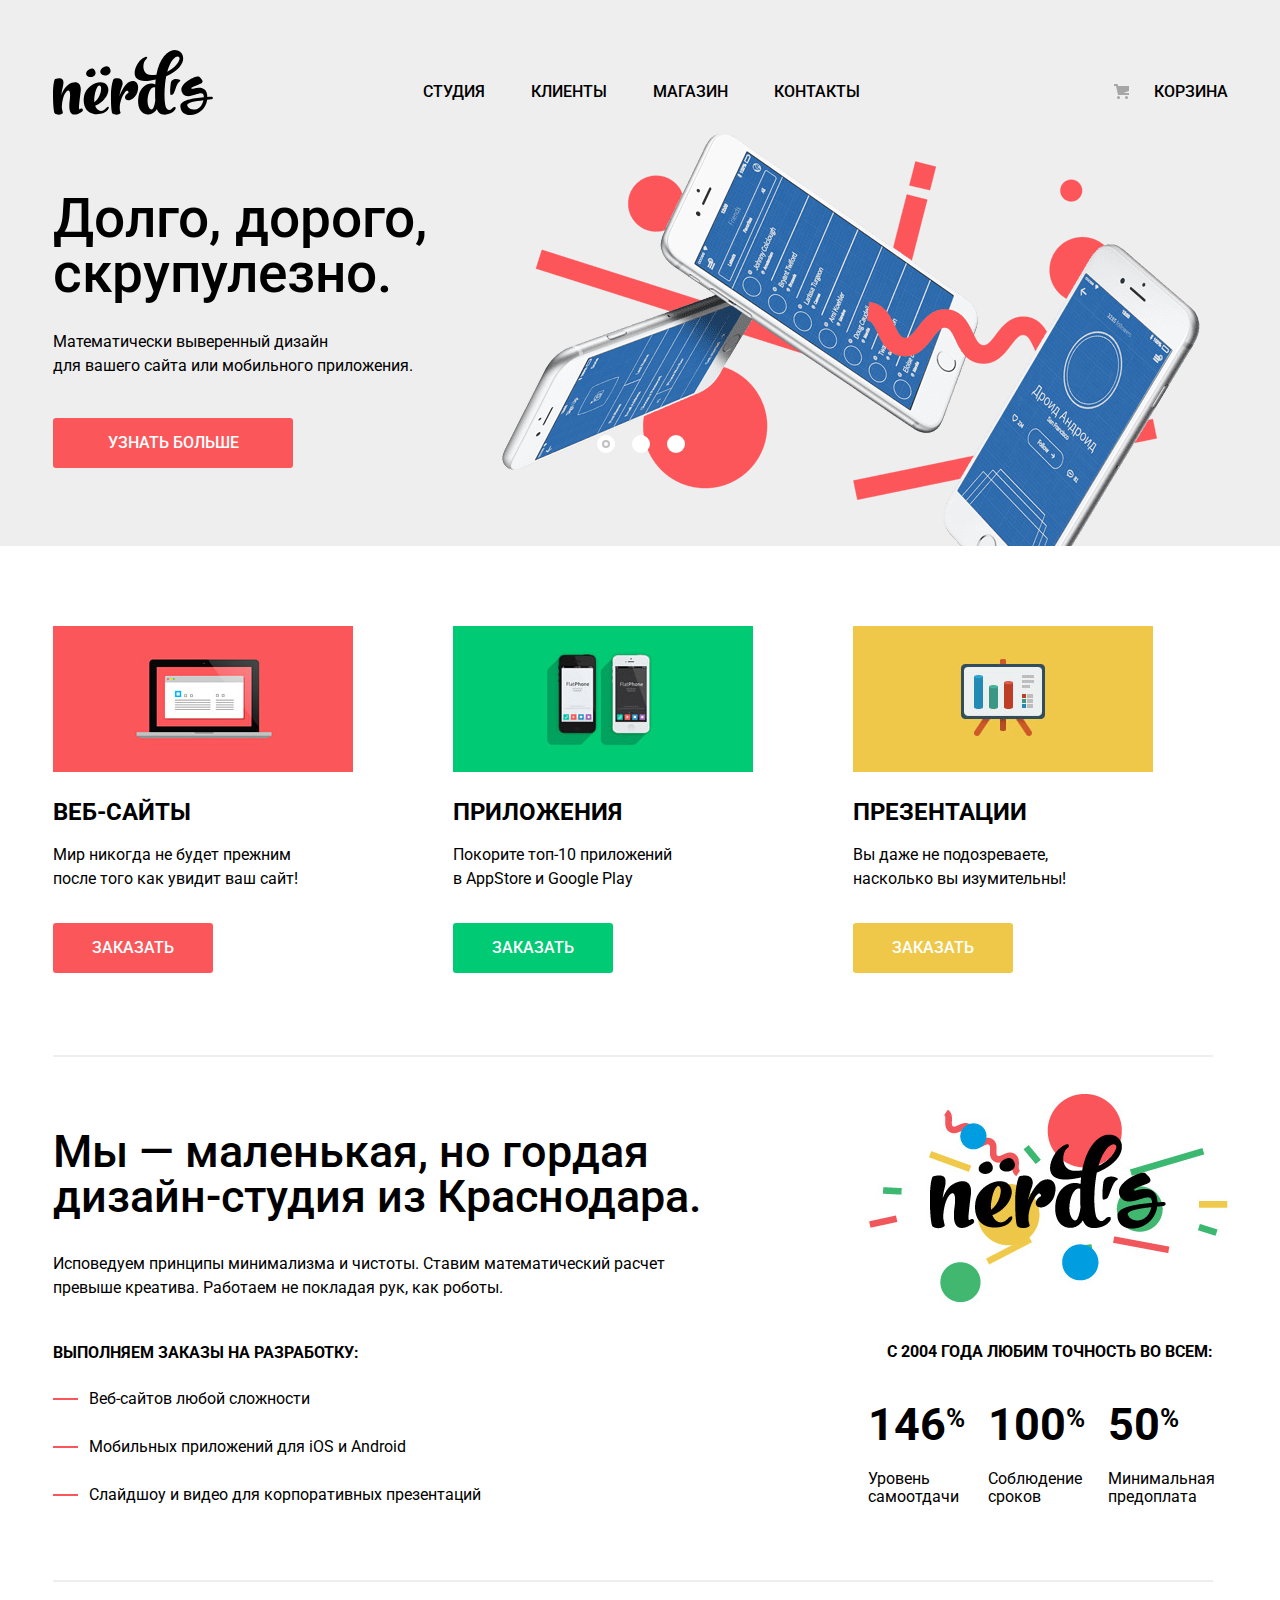
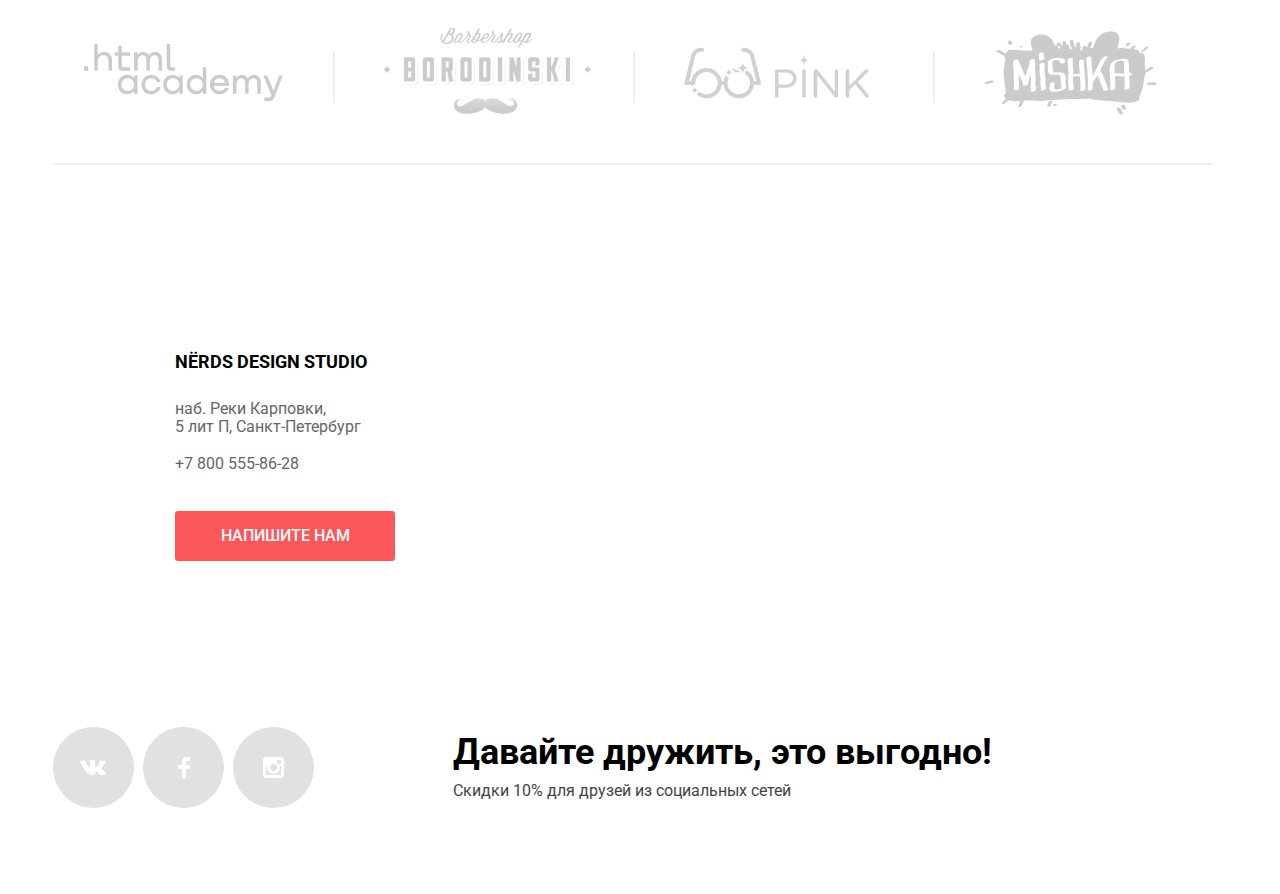
<file: index.html>
<!DOCTYPE html>
<html class="page" lang="ru">

  <head>
    <meta charset="utf-8" />
    <title>HTML Academy: Нёрдс</title>
    <link rel="icon" href="favicon.ico">
    <link rel="icon" href="favicon/icon.svg" type="img/svg+xml">
    <link rel="apple-touch-icon" href="favicon/180.png">
    <link rel="manifest" href="manifest.webmanifest">
    <link href="https://fonts.googleapis.com/css2?family=Roboto:wght@400;500;700&display=swap" rel="stylesheet">
    <link href="css/normalize.min.css" rel="stylesheet">
    <link href="css/style.min.css" rel="stylesheet" type="text/css">
  </head>

  <body class="page-body">
    <header class="main-header center">
      <nav class="main-navigation">
        <a class="main-header-logo" href="index.html">
          <img
            class="image logo-img"
            src="img/logos/nerds_logo.svg"
            width="160"
            height="65"
            alt="Логотип дизайнерской компании «Нёрдс»"
          />
        </a>
        <ul class="site-navigation">
          <li class="site-navigation-item">
            <a class="text-link" href="blank.html">Студия</a>
          </li>
          <li class="site-navigation-item">
            <a class="text-link" href="blank.html">Клиенты</a>
          </li>
          <li class="site-navigation-item">
            <a class="text-link" href="catalog.html">Магазин</a>
          </li>
          <li class="site-navigation-item">
            <a class="text-link" href="blank.html">Контакты</a>
          </li>
        </ul>
        <div>
          <a class="cart text-link" href="blank.html">
            Корзина
          </a>
        </div>
      </nav>
    </header>

    <main class="container">
      <h1 class="container-title hide">Дизайнерская компания «Нёрдс»</h1>
      <!-- h1 не отображать на странице -->
      <!-- Раздел со слайдами об особенностях компании -->
      <section class="features center">
        <h2 class="container-title hide">Особенности компании</h2>
        <!-- h2 не отображать на странице -->
        <div class="slider-wrapper">
          <ul class="slider-list">

            <li class="slider-item slide-hide slide-current">
              <div class="slider">

                <p class="slider-title">Долго, дорого, скрупулезно.</p>
                <p class="slider-content">
                  Математически выверенный дизайн
                  <br />
                  для вашего сайта или мобильного приложения.
                </p>
                <div class="slider-button-wrapper">
                  <a class="button slider-button text-link" href="blank.html">Узнать больше</a>
                </div>
                <img
                  class="image slider-img"
                  src="img/slide_1.png"
                  width="760"
                  height="431"
                  alt="Слайд с тремя смартфонами"
                />
              </div>
            </li>

            <li class="slider-item slide-hide">
              <div class="slider">
                <div class="slider-text">
                  <p class="slider-title">Любим математику как никто другой</p>
                  <p class="slider-content">
                    Никакого креатива, только математические формулы
                    <br />
                    для расчета идеальных пропорций
                  </p>
                  <div class="slider-button-wrapper">
                    <a class="button slider-button text-link" href="blank.html">Узнать больше</a>
                  </div>
                  <img
                    class="image slider-img"
                    src="img/slide_2.png"
                    width="760"
                    height="431"
                    alt="Слайд с двумя мониторами"
                  />
                </div>
              </div>
            </li>

            <li class="slider-item slide-hide">
              <div class="slider">
                <div class="slider-text">
                  <p class="slider-title">Только ночь, <br> только хардкор</p>
                  <p class="slider-content">
                    Работать днем, как все? Мы против этого.
                    <br />
                    Ближе к полуночи работа только начинается
                  </p>
                  <div class="slider-button-wrapper">
                    <a class="button slider-button text-link" href="blank.html">Узнать больше</a>
                  </div>
                </div>
                <img
                  class="image slider-img"
                  src="img/slide_3.png"
                  width="760"
                  height="431"
                  alt="Слайд с планшетом и смартфоном"
                />
              </div>
            </li>

          </ul>
          <div class="slider-navigation">
            <ul class="slider-navigation-list">
              <li class="slider-navigation-item">
                <button class="slider-navigation-button first-slider-button slider-nav-button-current" type="button" aria-label="Первый слайд"></button>
              </li>
              <li class="slider-navigation-item">
                <button class="slider-navigation-button second-slider-button" type="button" aria-label="Второй слайд"></button>
              </li>
              <li class="slider-navigation-item">
                <button class="slider-navigation-button third-slider-button" type="button" aria-label="Третий слайд"></button>
              </li>
            </ul>
          </div>
        </div>
      </section>
      <!-- Раздел  со списком услуг компании-->
      <section class="services center">
        <h2 class="container-title hide">Услуги компании</h2>
        <!-- h2 не отображать на странице -->
        <ul class="services-list">
          <li class="service-item">
            <h3 class="service-title">Веб-сайты</h3>
            <!-- декоративное изображение -->
            <img
              class="image service-img"
              src="img/service_illustration_1.jpg"
              width="300"
              height="146"
              alt="ноутбук на красном фоне"
            />
            <p class="service-content">
              Мир никогда не будет прежним после того как увидит ваш сайт!
            </p>
            <div class="service-button">
              <button class="button order-button web-order-button" type="button">Заказать</button>
            </div>
          </li>
          <li class="service-item">
            <h3 class="service-title">Приложения</h3>
            <!-- декоративное изображение -->
            <img
              class="image service-img"
              src="img/service_illustration_2.jpg"
              width="300"
              height="146"
              alt="два смартфона на зеленом фоне"
            />
            <p class="service-content">
              Покорите топ-10 приложений <br> в AppStore и Google Play
            </p>
            <div>
              <button class="button order-button app-order-button" type="button">Заказать</button>
            </div>
          </li>
          <li class="service-item">
            <h3 class="service-title">Презентации</h3>
            <!-- декоративное изображение -->
            <img
              class="image service-img"
              src="img/service_illustration_3.jpg"
              width="300"
              height="146"
              alt="проекторная доска с презентацией на желтом фоне"
            />
            <p class="service-content">
              Вы даже не подозреваете, насколько вы изумительны!
            </p>
            <div>
              <button class="button order-button present-order-button" type="button">Заказать</button>
            </div>
          </li>
        </ul>
      </section>
      <!-- Раздел "О компании" -->
      <section class="about-company center">
        <h2 class="container-title hide">О компании</h2>
        <!-- h2 не отображать на странице -->
        <div class="about-company-info">
          <p class="about-company-title">Мы — маленькая, но гордая дизайн-студия из Краснодара.</p>
          <p class="about-company-content">
            Исповедуем принципы минимализма и чистоты. Ставим математический
            расчет превыше креатива. Работаем не покладая рук, как роботы.
          </p>
          <h3 class="about-company-offer">Выполняем заказы на разработку:</h3>
          <ul class="offer-items-list">
            <li class="offer-item">Веб-сайтов любой сложности</li>
            <li class="offer-item">Мобильных приложений для iOS и Android</li>
            <li class="offer-item">Слайдшоу и видео для корпоративных презентаций</li>
          </ul>
        </div>
        <div class="about-company-indicators">
          <img
            class="image logo-img-color"
            src="img/logos/nerds_logo_color.png"
            width="360"
            height="208"
            alt="Цветной Логотип компании «Нёрдс»"
          />
          <p class="about-company-stat">C 2004 года любим точность во всем:</p>
          <ul class="indicators-list">
            <li class="indicator-item">
              <p class="indicator-percent">146<sup class="percent">%</sup></p>
              <p class="indicator-description">Уровень самоотдачи</p>
            </li>
            <li class="indicator-item">
              <p class="indicator-percent">100<sup class="percent">%</sup></p>
              <p class="indicator-description">Соблюдение сроков</p>
            </li>
            <li class="indicator-item">
              <p class="indicator-percent">50<sup class="percent">%</sup></p>
              <p class="indicator-description">Минимальная предоплата</p>
            </li>
          </ul>
        </div>
      </section>
      <!-- Раздел "Клиенты" -->
      <section class="clients center">
        <h2 class="container-title hide">Наши клиенты</h2>
        <!-- h2 не отображать на странице -->
        <ul class="clients-list">
          <!-- Размер для всех логотипов взят из логотипа borodinski  -->
          <li class="client-item">
            <a class="client-link" href="https://htmlacademy.ru/intensive/htmlcss">
              <img
                class="image client-logo"
                src="img/logos/logo_htmlacademy.png"
                width="199"
                height="57"
                alt="Логотип компании html academy"
              />
            </a>
          </li>
          <li class="client-item">
            <a href="#">
              <img
                class="image client-logo"
                src="img/logos/logo_borodinski.png"
                width="209"
                height="90"
                alt="Логотип барбершопа borodinski"
              />
            </a>
          </li>
          <li class="client-item">
            <a href="#">
              <img
                class="image client-logo"
                src="img/logos/logo_pink.png"
                width="185"
                height="52"
                alt="Логотип компании pink"
              />
            </a>
          </li>
          <li class="client-item">
            <a href="#">
              <img
                class="image client-logo"
                src="img/logos/logo_mishka.png"
                width="173"
                height="84"
                alt="Логотип компании mishka"
              />
            </a>
          </li>
        </ul>
      </section>
      <!-- Раздел "Контакты" -->
      <section class="contacts center-map">
        <h2 class="container-title hide">Контакты</h2>
        <!-- h2 не отображать на странице -->
        <iframe class="map" src="https://www.google.com/maps/embed?pb=!1m18!1m12!1m3!1d1996.8224465563237!2d30.31522021567858!3d59.96826866667058!2m3!1f0!2f0!3f0!3m2!1i1024!2i768!4f13.1!3m3!1m2!1s0x4696310fca5afc31%3A0x5f2ac55f567b2400!2sHTML%20Academy!5e0!3m2!1sru!2s!4v1624480364602!5m2!1sru!2s" width="1440" height="416" allowfullscreen="" loading="lazy" title="Офис компании по адресу набережная реки Карповки, 5, литера П, Санкт-Петербург"></iframe>
        <div class="contacts-content">
          <h3 class="contacts-title">NЁRDS DESIGN STUDIO</h3>
          <p class="contacts-text">наб. Реки Карповки, <br> 5 лит П, Санкт-Петербург</p>
          <p class="contacts-phone-wrapper">
            <a class="contacts-phone text-link" href="tel:+78005558628">+7 800 555-86-28</a>
          </p>
          <div class="contacts-button-wrapper">
            <a class="button contacts-button text" href="blank.html">Напишите нам</a>
          </div>
        </div>
      </section>
    </main>

    <footer class="main-footer center">
      <!-- Раздел "Ссылки на страницы в соцсетях"" -->
      <section class="social-links">
        <h2 class="container-title hide">Соцсети</h2>
        <!-- h2 не отображать на странице -->
        <ul class="social-links-list">
          <li class="social-links-item">
            <a class="social-links-button" href="https://vk.com">
              <span class="hide">Вконтаке</span>
              <svg width="27" height="15" viewBox="0 0 27 15" fill="none" xmlns="http://www.w3.org/2000/svg">
                <path d="M16.138 11.51C17.094 11.201 18.318 13.55 19.621 14.449C20.599 15.13 21.348 14.983 21.348 14.983L24.821 14.933C24.821 14.933 26.636 14.821 25.778 13.379C25.707 13.259 25.275 12.31 23.193 10.357C21.016 8.31404 21.311 8.64504 23.932 5.11304C25.529 2.96004 26.168 1.64504 25.968 1.08504C25.776 0.546037 24.603 0.686037 24.603 0.686037L20.69 0.713037C20.309 0.714037 19.986 0.832037 19.839 1.22804C19.836 1.23204 19.218 2.89404 18.394 4.30704C16.653 7.29604 15.958 7.45504 15.67 7.26804C15.009 6.83504 15.176 5.53104 15.176 4.60404C15.176 1.70704 15.608 0.499037 14.33 0.187037C13.903 0.0830374 13.591 0.0150374 12.502 0.00503741C11.11 -0.0159626 9.92797 0.00503743 9.25797 0.334037C8.81297 0.557037 8.47197 1.04604 8.67897 1.07404C8.93897 1.10904 9.52197 1.23404 9.83397 1.66004C10.235 2.21204 10.223 3.44904 10.223 3.44904C10.223 3.44904 10.452 6.86004 9.68297 7.28304C9.15497 7.57304 8.43297 6.98104 6.87997 4.26704C6.08697 2.87904 5.48797 1.34504 5.48797 1.34504C5.48797 1.34504 5.37197 1.06004 5.16197 0.904037C4.91197 0.719037 4.56197 0.660037 4.56197 0.660037L0.84797 0.684037C0.84797 0.684037 0.28997 0.700037 0.0849697 0.946037C-0.0970303 1.16404 0.0699697 1.61404 0.0699697 1.61404C0.0699697 1.61404 2.97897 8.49504 6.27297 11.961C9.29297 15.143 12.725 14.932 12.725 14.932H14.28C14.28 14.932 14.749 14.878 14.989 14.62C15.213 14.38 15.203 13.929 15.203 13.929C15.203 13.929 15.172 11.82 16.138 11.51Z" fill="white"/>
              </svg>                
            </a>
          </li>
          <li class="social-links-item">
            <a class="social-links-button" href="https://facebook.com">
              <span class="hide">Фейсбук</span>
              <svg width="12" height="22" viewBox="0 0 12 22" fill="none" xmlns="http://www.w3.org/2000/svg">
                <path d="M12 4V0H8C5.79086 0 4 1.79086 4 4V8H0V12H4V22H8V12H12V8H8V4H12Z" fill="white"/>
              </svg>                
            </a>
          </li>
          <li class="social-links-item">
            <a class="social-links-button" href="https://instagram.com">
              <span class="hide">Инстаграм</span>
              <svg width="21" height="21" viewBox="0 0 21 21" fill="none" xmlns="http://www.w3.org/2000/svg">
                <path fill-rule="evenodd" clip-rule="evenodd" d="M3 0H18C19.65 0 21 1.35 21 3V18C21 19.65 19.65 21 18 21H3C1.35 21 0 19.65 0 18V3C0 1.35 1.35 0 3 0ZM14 10.5C14 8.57 12.43 7 10.5 7C8.57 7 7 8.57 7 10.5C7 12.43 8.57 14 10.5 14C12.43 14 14 12.43 14 10.5ZM3 18V9H4.181C4.0626 9.49127 4.00186 9.99467 4 10.5C4 14.0899 6.91015 17 10.5 17C14.0899 17 17 14.0899 17 10.5C16.9986 9.99464 16.9379 9.49118 16.819 9H18V18H3ZM14 7H18V3H14V7Z" fill="white"/>
              </svg>                
            </a>
          </li>
        </ul>
      </section>
      <section class="friendship-offer">
        <h3 class="friendship-title">Давайте дружить, это выгодно!</h3>
        <p class="friendship-text">Скидки 10% для друзей из социальных сетей</p>
      </section>
    </footer>
    
    <section class="modal modal-send-mail">
      <h3 class="modal-title">Напишите нам</h3>
      <form class="modal-form" action="https://echo.htmlacademy.ru" method="post">
        <div class="modal-item modal-item-name">
          <label for="id_name">Ваше имя:</label>
          <input
            class="sender-username"
            id="id_name"
            type="text"
            name="name"
            placeholder="Имя Фамилия"
          />
        </div>
        <div class="modal-item modal-item-email">
          <label for="id_email">Ваш email:</label>
          <input
            class="sender-email"
            id="id_email"
            type="email"
            name="email"
            placeholder="email@example.com"
          />
        </div>
        <div class="modal-item modal-item-text">
          <label for="textarea" class="letter-text">Текст письма:</label>
          <textarea id="textarea" class="sender-text" name="email_text" rows="8" cols="40" placeholder="В свободной форме"></textarea>
        </div>
        <button class="button send-mail-button" type="submit">Отправить</button>
      </form>
      <button class="close-modal-button" type="button" aria-label="Закрыть"></button>
    </section>
    <script src="js/scripts.min.js"></script>
  </body>
</html>
</file>
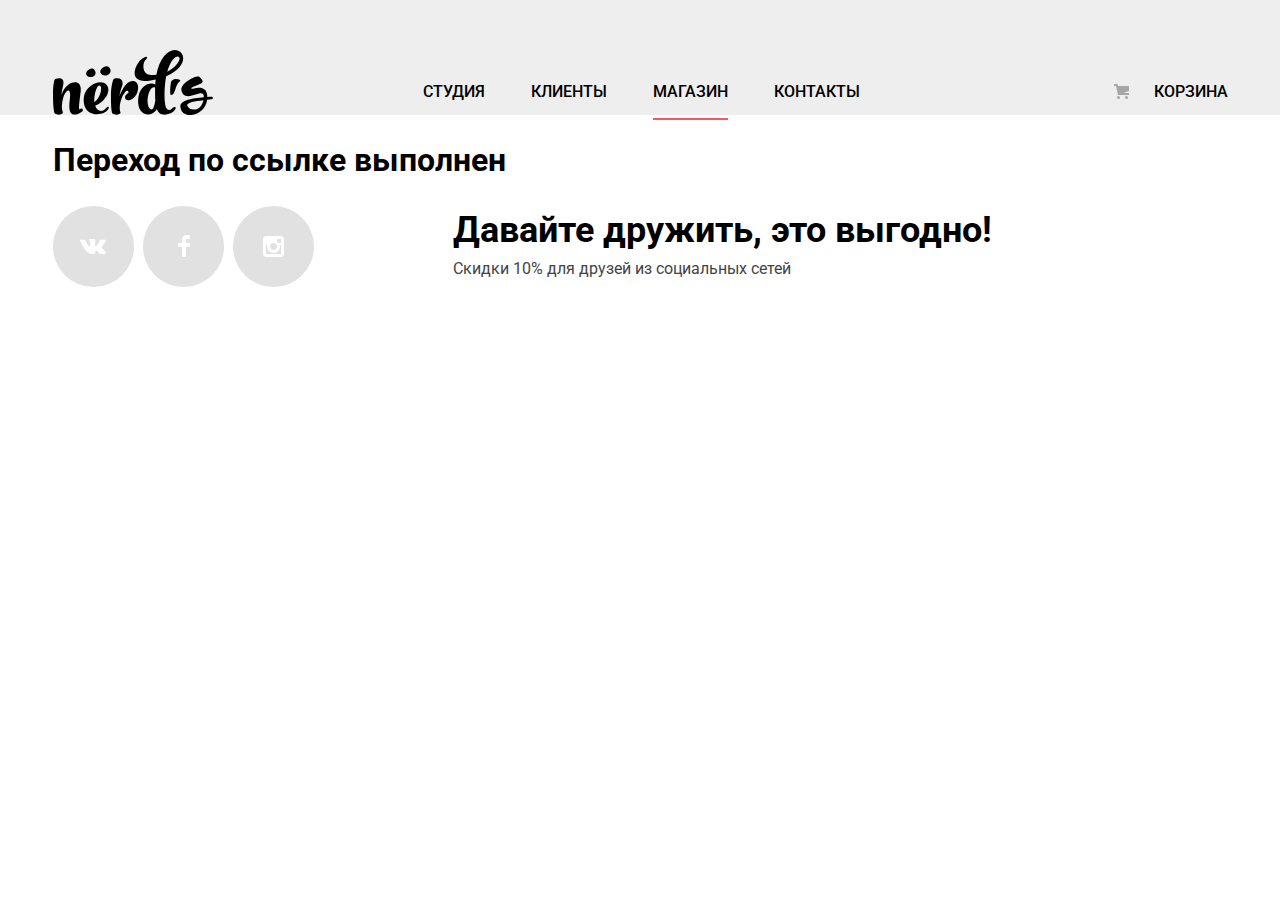
<file: blank.html>
<!DOCTYPE html>
<html lang="ru">

  <head>
    <meta charset="utf-8" />
    <title>HTML Academy: Нёрдс</title>
    <link rel="icon" href="favicon.ico">
    <link rel="icon" href="favicon/icon.svg" type="img/svg+xml">
    <link rel="apple-touch-icon" href="favicon/180.png">
    <link rel="manifest" href="manifest.webmanifest">
    <link href="https://fonts.googleapis.com/css2?family=Roboto:wght@400;500;700&display=swap" rel="stylesheet">
    <link href="css/normalize.css" rel="stylesheet">
    <link href="css/style.css" rel="stylesheet">
  </head>

  <body class="page-body page-blank">
    <header class="main-header center">
      <nav class="main-navigation">
        <a class="main-header-logo" href="index.html">
          <img
            class="image logo-img"
            src="img/logos/nerds_logo.svg"
            width="160"
            height="65"
            alt="Логотип дизайнерской компании «Нёрдс»"
          />
        </a>
        <ul class="site-navigation">
          <li class="site-navigation-item">
            <a class="text-link" href="blank.html">Студия</a>
          </li>
          <li class="site-navigation-item">
            <a class="text-link" href="blank.html">Клиенты</a>
          </li>
          <li class="site-navigation-item site-navigation-current">
            <a class="text-link" href="catalog.html">Магазин</a>
          </li>
          <li class="site-navigation-item">
            <a class="text-link" href="blank.html">Контакты</a>
          </li>
        </ul>
        <div>
          <a class="cart text-link" href="blank.html">
            Корзина
          </a>
        </div>
      </nav>
    </header>

    <h1 class="center">Переход по ссылке выполнен</h1>
    <footer class="main-footer center">
      <!-- Раздел "Ссылки на страницы в соцсетях"" -->
      <section class="social-links">
        <h2 class="container-title hide">Соцсети</h2>
        <!-- h2 не отображать на странице -->
        <ul class="social-links-list">
          <li class="social-links-item">
            <a class="social-links-button" href="https://vk.com">
              <span class="hide">Вконтаке</span>
              <svg width="27" height="15" viewBox="0 0 27 15" fill="none" xmlns="http://www.w3.org/2000/svg">
                <path d="M16.138 11.51C17.094 11.201 18.318 13.55 19.621 14.449C20.599 15.13 21.348 14.983 21.348 14.983L24.821 14.933C24.821 14.933 26.636 14.821 25.778 13.379C25.707 13.259 25.275 12.31 23.193 10.357C21.016 8.31404 21.311 8.64504 23.932 5.11304C25.529 2.96004 26.168 1.64504 25.968 1.08504C25.776 0.546037 24.603 0.686037 24.603 0.686037L20.69 0.713037C20.309 0.714037 19.986 0.832037 19.839 1.22804C19.836 1.23204 19.218 2.89404 18.394 4.30704C16.653 7.29604 15.958 7.45504 15.67 7.26804C15.009 6.83504 15.176 5.53104 15.176 4.60404C15.176 1.70704 15.608 0.499037 14.33 0.187037C13.903 0.0830374 13.591 0.0150374 12.502 0.00503741C11.11 -0.0159626 9.92797 0.00503743 9.25797 0.334037C8.81297 0.557037 8.47197 1.04604 8.67897 1.07404C8.93897 1.10904 9.52197 1.23404 9.83397 1.66004C10.235 2.21204 10.223 3.44904 10.223 3.44904C10.223 3.44904 10.452 6.86004 9.68297 7.28304C9.15497 7.57304 8.43297 6.98104 6.87997 4.26704C6.08697 2.87904 5.48797 1.34504 5.48797 1.34504C5.48797 1.34504 5.37197 1.06004 5.16197 0.904037C4.91197 0.719037 4.56197 0.660037 4.56197 0.660037L0.84797 0.684037C0.84797 0.684037 0.28997 0.700037 0.0849697 0.946037C-0.0970303 1.16404 0.0699697 1.61404 0.0699697 1.61404C0.0699697 1.61404 2.97897 8.49504 6.27297 11.961C9.29297 15.143 12.725 14.932 12.725 14.932H14.28C14.28 14.932 14.749 14.878 14.989 14.62C15.213 14.38 15.203 13.929 15.203 13.929C15.203 13.929 15.172 11.82 16.138 11.51Z" fill="white"/>
              </svg>                
            </a>
          </li>
          <li class="social-links-item">
            <a class="social-links-button" href="https://facebook.com">
              <span class="hide">Фейсбук</span>
              <svg width="12" height="22" viewBox="0 0 12 22" fill="none" xmlns="http://www.w3.org/2000/svg">
                <path d="M12 4V0H8C5.79086 0 4 1.79086 4 4V8H0V12H4V22H8V12H12V8H8V4H12Z" fill="white"/>
              </svg>                
            </a>
          </li>
          <li class="social-links-item">
            <a class="social-links-button" href="https://instagram.com">
              <span class="hide">Инстаграм</span>
              <svg width="21" height="21" viewBox="0 0 21 21" fill="none" xmlns="http://www.w3.org/2000/svg">
                <path fill-rule="evenodd" clip-rule="evenodd" d="M3 0H18C19.65 0 21 1.35 21 3V18C21 19.65 19.65 21 18 21H3C1.35 21 0 19.65 0 18V3C0 1.35 1.35 0 3 0ZM14 10.5C14 8.57 12.43 7 10.5 7C8.57 7 7 8.57 7 10.5C7 12.43 8.57 14 10.5 14C12.43 14 14 12.43 14 10.5ZM3 18V9H4.181C4.0626 9.49127 4.00186 9.99467 4 10.5C4 14.0899 6.91015 17 10.5 17C14.0899 17 17 14.0899 17 10.5C16.9986 9.99464 16.9379 9.49118 16.819 9H18V18H3ZM14 7H18V3H14V7Z" fill="white"/>
              </svg>                
            </a>
          </li>
        </ul>
      </section>
      <section class="friendship-offer">
        <h3 class="friendship-title">Давайте дружить, это выгодно!</h3>
        <p class="friendship-text">Скидки 10% для друзей из социальных сетей</p>
      </section>
    </footer>
  </body>
</html>
</file>
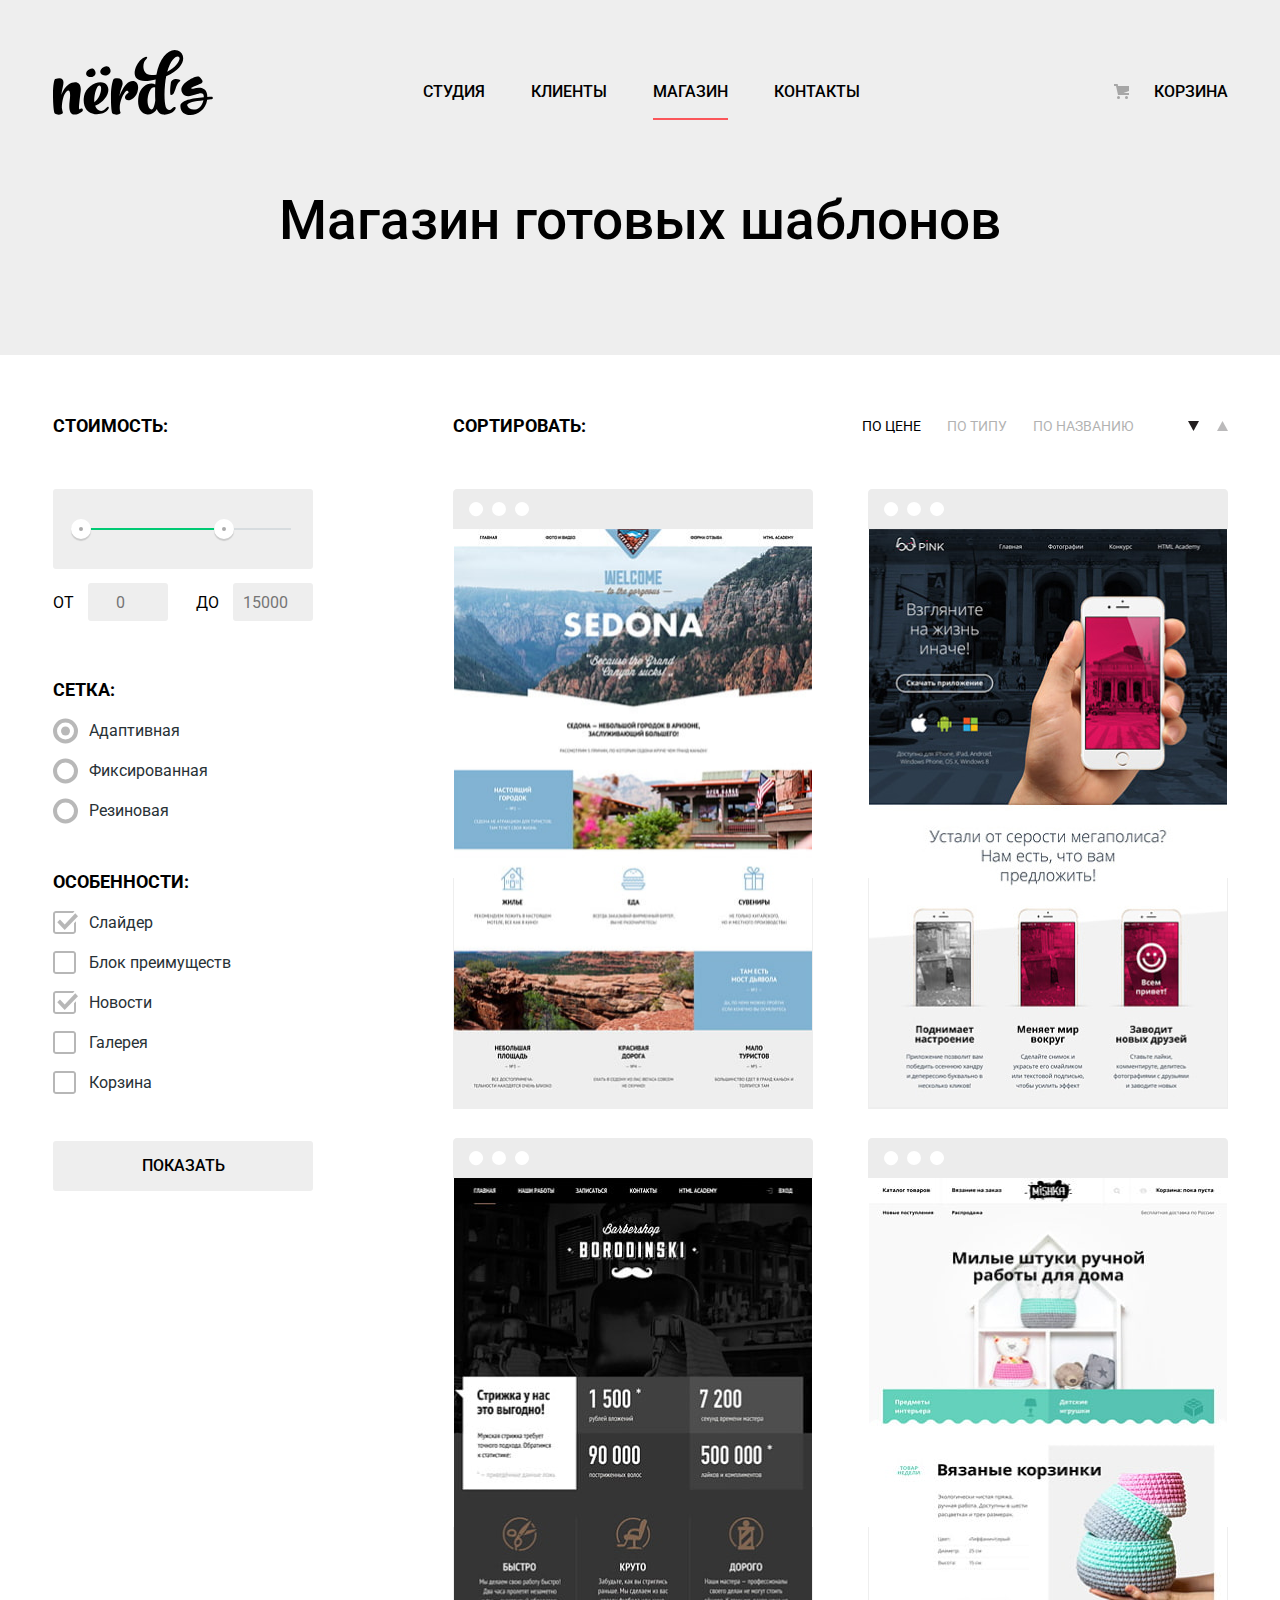
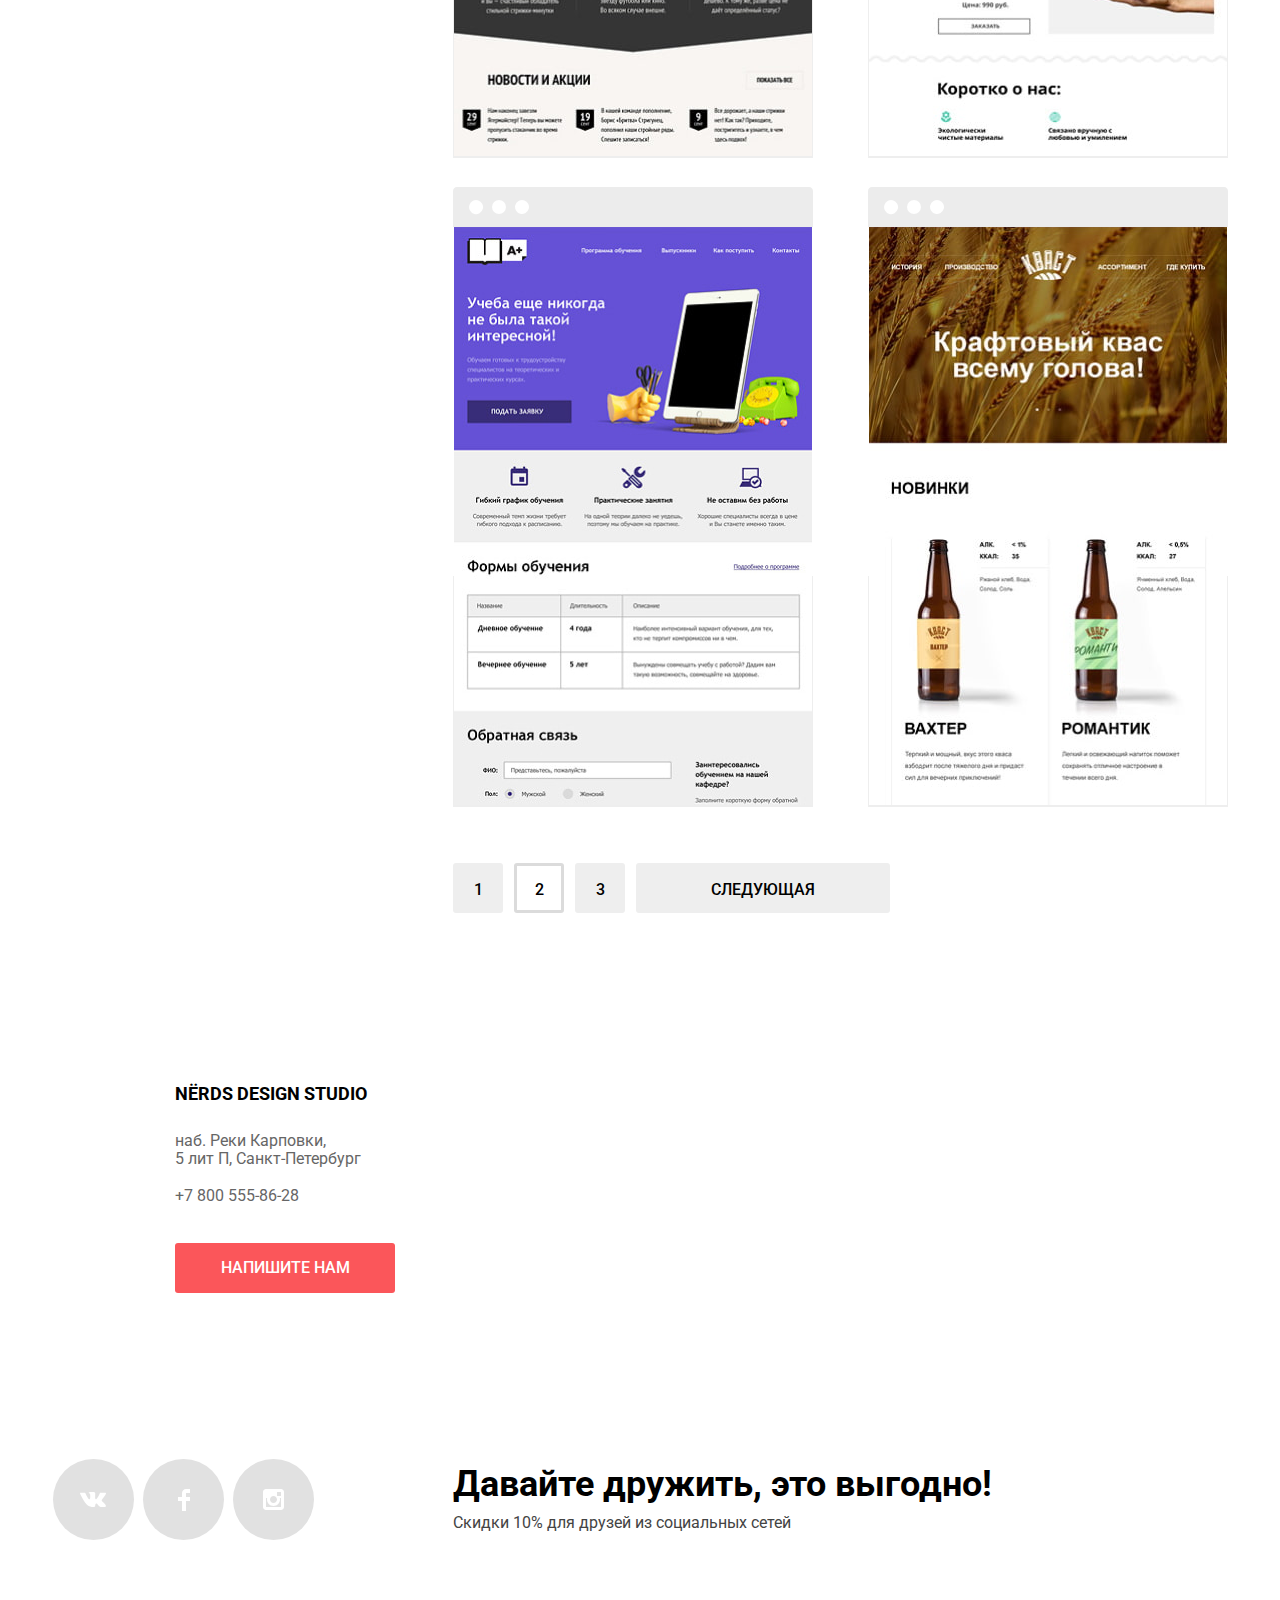
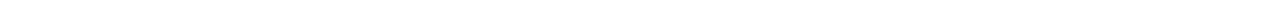
<file: catalog.html>
<!DOCTYPE html>
<html class="page" lang="ru">

  <head>
    <meta charset="utf-8" />
    <title>HTML Academy: Нёрдс</title>
    <link rel="icon" href="favicon.ico">
    <link rel="icon" href="favicon/icon.svg" type="img/svg+xml">
    <link rel="apple-touch-icon" href="favicon/180.png">
    <link rel="manifest" href="manifest.webmanifest">
    <link href="https://fonts.googleapis.com/css2?family=Roboto:wght@400;500;700&display=swap" rel="stylesheet">
    <link href="css/normalize.min.css" rel="stylesheet">
    <link href="css/style.min.css" rel="stylesheet">
  </head>

  <body class="page-body">
    <header class="main-header center">
      <nav class="main-navigation">
        <a class="main-header-logo" href="index.html">
          <img
            class="image logo-img"
            src="img/logos/nerds_logo.svg"
            width="160"
            height="65"
            alt="Логотип дизайнерской компании «Нёрдс»"
          />
        </a>
        <ul class="site-navigation">
          <li class="site-navigation-item">
            <a class="text-link" href="blank.html">Студия</a>
          </li>
          <li class="site-navigation-item">
            <a class="text-link" href="blank.html">Клиенты</a>
          </li>
          <li class="site-navigation-item site-navigation-current">
            <a class="text-link" href="catalog.html">Магазин</a>
          </li>
          <li class="site-navigation-item">
            <a class="text-link" href="blank.html">Контакты</a>
          </li>
        </ul>
        <div>
          <a class="cart text-link" href="blank.html">
            Корзина
          </a>
        </div>
      </nav>
    </header>

    <main class="container page-catalog">
      <h1 class="container-title shop-title">Магазин готовых шаблонов</h1>
      <div class="page-catalog-wrapper center">
        <!-- Раздел "Фильтр" -->
        <section class="filter">
          <h2 class="hide">Фильтр товаров</h2>
          <!-- h2 не отображать на странице -->
          <form class="filter-form" method="get" action="https://echo.htmlacademy.ru">
            <!-- Подраздел выбора стоимости -->
            <fieldset class="filter-price">
              <legend class="price-title">Стоимость:</legend>
              <div class="price-range">
                <div class="range-controls">
                  <div class="scale">
                    <div class="bar" style="width: 62%;
                                            margin-left: 7%">
                    </div>
                    <div aria-label="Ползунок, устанавливающий минимальную стоимость" class="toggle toggle-min" tabindex="0" style="left: 7%">
                    </div>
                    <div aria-label="Ползунок, устанавливающий максимальную стоимость" class="toggle toggle-max" tabindex="0" style="left: 62%"></div>
                  </div>
                </div>
              </div>
              <div class="price-controls">
                <label class="price-label">от
                  <input
                    class="price-input"
                    id="id_price_min"
                    type="number"
                    name="price_min"
                    placeholder="0"
                  />
                </label>
                <label class="price-label">до
                  <input
                    class="price-input"
                    id="id_price_max"
                    type="number"
                    name="price_max"
                    placeholder="15000"
                  />
                </label>
              </div>
            </fieldset>
            <!-- Подраздел выбора сетки -->
            <fieldset class="filter filter-grid">
              <legend class="filter-title">Сетка:</legend>
              <div class="filter-grid-option"> 
                <input
                  class="filter-grid-radio hide"
                  id="id_radio_adp"
                  type="radio"
                  name="grid_type"
                  value="adaptive"
                  checked
                />
                <label class="filter-grid-label" for="id_radio_adp">Адаптивная</label><br />
              </div>
              <div class="filter-grid-option">
                <input
                  class="filter-grid-radio hide"
                  id="id_radio_fix"
                  type="radio"
                  name="grid_type"
                  value="fixed"
                />
                <label class="filter-grid-label" for="id_radio_fix">Фиксированная</label><br />
              </div>
              <div class="filter-grid-option">
                <input
                  class="filter-grid-radio hide"
                  id="id_radio_rub"
                  type="radio"
                  name="grid_type"
                  value="rubber"
                />
                <label class="filter-grid-label" for="id_radio_rub">Резиновая</label><br />
              </div>
            </fieldset>
            <!-- Подраздел выбора особенностей -->
            <fieldset class="filter filter-speciality">
              <legend class="filter-title">Особенности:</legend>
              <div class="filter-speciality-option">
                <input
                  class="filter-specility-check hide"
                  id="id_check_slider"
                  type="checkbox"
                  name="slider"
                  checked
                />
                <label class="filter-specility-label" for="id_check_slider">Слайдер</label>
              </div>
              <div class="filter-speciality-option">
                <input
                  class="filter-specility-check hide"
                  id="id_check_adv"
                  type="checkbox"
                  name="advantages_block"
                />
                <label class="filter-specility-label" for="id_check_adv">Блок преимуществ</label>
              </div>
              <div class="filter-speciality-option">
                <input
                  class="filter-specility-check hide"
                  id="id_check_news"
                  type="checkbox"
                  name="news"
                  checked />
                <label class="filter-specility-label" for="id_check_news">Новости</label>
              </div>
              <div class="filter-speciality-option">
                <input
                  class="filter-specility-check hide"
                  id="id_check_gallery"
                  type="checkbox"
                  name="gallery" />
                <label class="filter-specility-label" for="id_check_gallery">Галерея</label>
              </div>
              <div class="filter-speciality-option">
                <input
                  class="filter-specility-check hide"
                  id="id_check_basket"
                  type="checkbox"
                  name="basket" />
                <label class="filter-specility-label" for="id_check_basket">Корзина</label>
              </div>
            </fieldset>
            <button
              class="button filter-result-button"
              type="submit">
                Показать
            </button>
          </form>
        </section>
        <!-- Раздел "Сортировка" -->
        <section class="templates-sort">
          <h2 class="hide">Сортировка</h2>
          <!-- h2 не отображать на странице -->

          <div class="sort sort-positions">
            <p class="sort-title">Сортировать:</p>
            <ul class="sort-position-options">
              <li class="sort-position-button checked">
                <a class="sort-type-label" href="blank.html">По цене</a>
              </li>
              <li class="sort-position-button">
                <a class="sort-type-label" href="blank.html">По типу</a>
              </li>
              <li class="sort-position-button">
                <a class="sort-type-label" href="blank.html">По названию</a>
              </li>
            </ul>

            <ul class="sort-directions">
              <li class="sort-direction-button down checked">
                <a class="sort-direction-label" href="blank.html">
                  <span class="hide">Сортировать по убыванию</span>
                  <svg class="arrow" width="11" height="10" viewBox="0 0 11 10" fill="none" xmlns="http://www.w3.org/2000/svg">
                    <path d="M5.5 10L0 0H11" fill="#231F20"/>
                  </svg>   
                </a>
              </li>
              <li class="sort-direction-button up">
                <a class="sort-direction-label" href="blank.html">
                  <span class="hide">Сортировать по возрастанию</span>
                  <svg class="arrow" width="11" height="10" viewBox="0 0 11 10" fill="none" xmlns="http://www.w3.org/2000/svg">
                    <path d="M5.5 0L0 10H11L5.5 0Z" fill="#231F20"/>
                  </svg>  
                </a>
              </li>
            </ul>

            <!-- <svg class="arrow" width="11" height="10" viewBox="0 0 11 10" fill="none" xmlns="http://www.w3.org/2000/svg">
              <path d="M5.5 0L0 10H11L5.5 0Z" fill="#231F20"/> -->
          </div>

        </section>
        <!-- Раздел "Список шаблонов" -->
        <section class="templates">
          <h2 class="hide">Список шаблонов</h2>
          <!-- h2 не отображать на странице -->
          <div class="templates-list">
            <div class="template-item">
              <img
                class="image template-browser-img"
                src="img/templates/templates_browser.svg"
                width="360"
                height="40"
                alt="заголовок окна браузера"
              />
              <img
                class="image template-img"
                src="img/templates/img_sedona.jpg"
                width="360"
                height="578"
                alt="Шаблон сайта Sedona"
              />
              <div class="template-content">
                <a class="template-link text-link" href="blank.html">
                  <h3 class="template-title">SEDONA</h3>
                </a>
                <p class="template-text">Информационный сайт <br> для туристов</p>
                <button class="button template-button" type="button">9 900 ₽</button>
              </div>
            </div>

            <div class="template-item">
              <img
                class="image template-browser-img"
                src="img/templates/templates_browser.svg"
                width="360"
                height="40"
                alt="заголовок окна браузера"
              />
              <img
                class="image template-img"
                src="img/templates/img_pink.jpg"
                width="360"
                height="578"
                alt="Шаблон сайта Pink"
              />
              <div class="template-content">
                <a class="template-link text-link" href="blank.html">
                  <h3 class="template-title">Pink</h3>
                </a>
                <p class="template-text">Приложение для поднятия настроения</p>
                <button class="button template-button" type="button">8 500 ₽</button>
              </div>
            </div>

            <div class="template-item">
              <img
                class="image template-browser-img"
                src="img/templates/templates_browser.svg"
                width="360"
                height="40"
                alt="заголовок окна браузера"
              />
              <img
                class="image template-img"
                src="img/templates/img_barbershop.jpg"
                width="360"
                height="578"
                alt="Шаблон сайта Borodinski"
              />
              <div class="template-content">
                <a class="template-link text-link" href="blank.html">
                  <h3 class="template-title">BORODINSKI</h3>
                </a>
                <p class="template-text">Барбершоп</p>
                <button class="button template-button" type="button">10 500 ₽</button>
              </div>
            </div>

            <div class="template-item">
              <img
                class="image template-browser-img"
                src="img/templates/templates_browser.svg"
                width="360"
                height="40"
                alt="заголовок окна браузера"
              />
              <img
                class="image template-img"
                src="img/templates/img_mishka.jpg"
                width="360"
                height="578"
                alt="Шаблон сайта Mishka"
              />
              <div class="template-content">
                <a class="template-link text-link" href="blank.html">
                  <h3 class="template-title">Mishka</h3>
                </a>
                <p class="template-text">Интернет магазин вязаных вещей</p>
                <button class="button template-button" type="button">8 000 ₽</button>
              </div>
            </div>

            <div class="template-item">
              <img
                class="image template-browser-img"
                src="img/templates/templates_browser.svg"
                width="360"
                height="40"
                alt="заголовок окна браузера"
              />
              <img
                class="image template-img"
                src="img/templates/img_aplus.jpg"
                width="360"
                height="578"
                alt="Шаблон A+"
              />
              <div class="template-content">
                <a class="template-link text-link" href="blank.html">
                  <h3 class="template-title">А+</h3>
                </a>
                <p class="template-text">Приложение онлайн-школы</p>
                <button class="button template-button" type="button">13 000 ₽</button>
              </div>
            </div>

            <div class="template-item">
              <img
                class="image template-browser-img"
                src="img/templates/templates_browser.svg"
                width="360"
                height="40"
                alt="заголовок окна браузера"
              />
              <img
                class="image template-img"
                src="img/templates/img_kvast.jpg"
                width="360"
                height="578"
                alt="Шаблон Кваст"
              />
              <div class="template-content">
                <a class="template-link text-link" href="blank.html">
                  <h3 class="template-title">Кваст</h3>
                </a>
                <p class="template-text">Интернет магазин кваса</p>
                <button class="button template-button" type="button">7 900 ₽</button>
              </div>
            </div>
          </div>

          <ul class="templates-navigation">
            <!-- Ссылка "Предыдущая" скрыта для первой страницы каталога  -->
            <li class="button templates-navigation-item templates-navigation-prev hide">
              <a class="text-link" href="#">Предыдущая</a>
            </li>
            <li class="templates-navigation-item">
              <a class="text-link" href="#">1</a>
            </li>
            <li class="templates-navigation-item templates-navigation-active">
              <a class="text-link" href="#">2</a>
            </li>
            <li class="templates-navigation-item">
              <a class="text-link" href="#">3</a>
            </li>
            <li class="button templates-navigation-item templates-navigation-next">
              <a class="text-link" href="#">Следующая</a>
            </li>
          </ul>
        </section>
      </div>

      <!-- Раздел "Контакты" -->
      <section class="contacts center-map">
        <h2 class="container-title hide">Контакты</h2>
        <!-- h2 не отображать на странице -->
        <iframe class="map" src="https://www.google.com/maps/embed?pb=!1m18!1m12!1m3!1d1996.8224465563237!2d30.31522021567858!3d59.96826866667058!2m3!1f0!2f0!3f0!3m2!1i1024!2i768!4f13.1!3m3!1m2!1s0x4696310fca5afc31%3A0x5f2ac55f567b2400!2sHTML%20Academy!5e0!3m2!1sru!2s!4v1624480364602!5m2!1sru!2s" width="1440" height="416" allowfullscreen="" loading="lazy" title="Офис компании по адресу набережная реки Карповки, 5, литера П, Санкт-Петербург"></iframe>
        <div class="contacts-content">
          <h3 class="contacts-title">NЁRDS DESIGN STUDIO</h3>
          <p class="contacts-text">наб. Реки Карповки, <br> 5 лит П, Санкт-Петербург</p>
          <p class="contacts-phone-wrapper">
            <a class="contacts-phone text-link" href="tel:+78005558628">+7 800 555-86-28</a>
          </p>
          <div class="contacts-button-wrapper">
            <a class="button contacts-button text" href="blank.html">Напишите нам</a>
          </div>
        </div>
      </section>
    </main>

    <footer class="main-footer center">
      <!-- Раздел "Ссылки на страницы в соцсетях"" -->
      <section class="social-links">
        <h2 class="container-title hide">Соцсети</h2>
        <!-- h2 не отображать на странице -->
        <ul class="social-links-list">
          <li class="social-links-item">
            <a class="social-links-button" href="https://vk.com">
              <span class="hide">Вконтаке</span>
              <svg width="27" height="15" viewBox="0 0 27 15" fill="none" xmlns="http://www.w3.org/2000/svg">
                <path d="M16.138 11.51C17.094 11.201 18.318 13.55 19.621 14.449C20.599 15.13 21.348 14.983 21.348 14.983L24.821 14.933C24.821 14.933 26.636 14.821 25.778 13.379C25.707 13.259 25.275 12.31 23.193 10.357C21.016 8.31404 21.311 8.64504 23.932 5.11304C25.529 2.96004 26.168 1.64504 25.968 1.08504C25.776 0.546037 24.603 0.686037 24.603 0.686037L20.69 0.713037C20.309 0.714037 19.986 0.832037 19.839 1.22804C19.836 1.23204 19.218 2.89404 18.394 4.30704C16.653 7.29604 15.958 7.45504 15.67 7.26804C15.009 6.83504 15.176 5.53104 15.176 4.60404C15.176 1.70704 15.608 0.499037 14.33 0.187037C13.903 0.0830374 13.591 0.0150374 12.502 0.00503741C11.11 -0.0159626 9.92797 0.00503743 9.25797 0.334037C8.81297 0.557037 8.47197 1.04604 8.67897 1.07404C8.93897 1.10904 9.52197 1.23404 9.83397 1.66004C10.235 2.21204 10.223 3.44904 10.223 3.44904C10.223 3.44904 10.452 6.86004 9.68297 7.28304C9.15497 7.57304 8.43297 6.98104 6.87997 4.26704C6.08697 2.87904 5.48797 1.34504 5.48797 1.34504C5.48797 1.34504 5.37197 1.06004 5.16197 0.904037C4.91197 0.719037 4.56197 0.660037 4.56197 0.660037L0.84797 0.684037C0.84797 0.684037 0.28997 0.700037 0.0849697 0.946037C-0.0970303 1.16404 0.0699697 1.61404 0.0699697 1.61404C0.0699697 1.61404 2.97897 8.49504 6.27297 11.961C9.29297 15.143 12.725 14.932 12.725 14.932H14.28C14.28 14.932 14.749 14.878 14.989 14.62C15.213 14.38 15.203 13.929 15.203 13.929C15.203 13.929 15.172 11.82 16.138 11.51Z" fill="white"/>
              </svg>                
            </a>
          </li>
          <li class="social-links-item">
            <a class="social-links-button" href="https://facebook.com">
              <span class="hide">Фейсбук</span>
              <svg width="12" height="22" viewBox="0 0 12 22" fill="none" xmlns="http://www.w3.org/2000/svg">
                <path d="M12 4V0H8C5.79086 0 4 1.79086 4 4V8H0V12H4V22H8V12H12V8H8V4H12Z" fill="white"/>
              </svg>                
            </a>
          </li>
          <li class="social-links-item">
            <a class="social-links-button" href="https://instagram.com">
              <span class="hide">Инстаграм</span>
              <svg width="21" height="21" viewBox="0 0 21 21" fill="none" xmlns="http://www.w3.org/2000/svg">
                <path fill-rule="evenodd" clip-rule="evenodd" d="M3 0H18C19.65 0 21 1.35 21 3V18C21 19.65 19.65 21 18 21H3C1.35 21 0 19.65 0 18V3C0 1.35 1.35 0 3 0ZM14 10.5C14 8.57 12.43 7 10.5 7C8.57 7 7 8.57 7 10.5C7 12.43 8.57 14 10.5 14C12.43 14 14 12.43 14 10.5ZM3 18V9H4.181C4.0626 9.49127 4.00186 9.99467 4 10.5C4 14.0899 6.91015 17 10.5 17C14.0899 17 17 14.0899 17 10.5C16.9986 9.99464 16.9379 9.49118 16.819 9H18V18H3ZM14 7H18V3H14V7Z" fill="white"/>
              </svg>                
            </a>
          </li>
        </ul>
      </section>
      <section class="friendship-offer">
        <h3 class="friendship-title">Давайте дружить, это выгодно!</h3>
        <p class="friendship-text">Скидки 10% для друзей из социальных сетей</p>
      </section>
    </footer>

    <section class="modal modal-send-mail">
      <h3 class="modal-title">Напишите нам</h3>
      <form class="modal-form" action="https://echo.htmlacademy.ru" method="post">
        <div class="modal-item modal-item-name">
          <label for="id_name">Ваше имя:</label>
          <input
            class="sender-username"
            id="id_name"
            type="text"
            name="name"
            placeholder="Имя Фамилия"
          />
        </div>
        <div class="modal-item modal-item-email">
          <label for="id_email">Ваш email:</label>
          <input
            class="sender-email"
            id="id_email"
            type="email"
            name="email"
            placeholder="email@example.com"
          />
        </div>
        <div class="modal-item modal-item-text">
          <label for="textarea" class="letter-text">Текст письма:</label>
          <textarea id="textarea" class="sender-text" name="email_text" rows="8" cols="40" placeholder="В свободной форме"></textarea>
        </div>
        <button class="button send-mail-button" type="submit">Отправить</button>
      </form>
      <button class="close-modal-button" type="button" aria-label="Закрыть"></button>
    </section>
    <script src="js/scripts.min.js"></script>
  </body>
</html>
</file>
<file: css/style.css>
:root {
  --basic-white: #ffffff;
  --oppacity-white: #ffffff4d;
  --basic-black: #000000;

  --light-black: #283136;
  --modal-shadow: rgba(0, 0, 0, 0.4);
  --button-shadow: rgba(0, 1, 1, 0.1);
  --template-hover: rgba(0, 0, 0, 0.25);

  --light-grey: #eeeeee;
  --middle-grey: #dfdfdf;
  --deep-grey: #d5d5d5;
  --stroke-grey: #dbdbdb;
  --socials-grey: #e1e1e1;
  --nav-button-grey: #c1c1c1;
  --cart-grey: #a6a6a6;
  --scale-grey: #d7dcdf;
  --toggle-grey: #ababab;
  --dark-grey-1: #666666;
  --dark-grey-2: #444444;
  --grey-radio-simple: #4d4d4d;

  --light-red: #fb565a;
  --middle-red: #e74246;
  --deep-red: #d7373b;

  --light-green: #00ca74;
  --middle-green: #00bc6c;
  --deep-green: #00aa62;

  --light-yellow: #efc849;
  --middle-yellow: #eab534;
  --deep-yellow: #e5a722;
}

.center {
  padding-left: calc(50vw - 587px);
  padding-right: calc(50vw - 588px);
}

.center-map {
  padding-left: calc(50vw - 720px);
  padding-right: calc(50vw - 720px);
  height: 416px;
  margin-bottom: 66px;
}

.page {
  min-height: 100%;
}

.page-body {
  min-height: 100%;
  font-family: "Roboto", Arial, sans-serif;
  font-size: 16px;
  line-height: 1.5;
  font-weight: 400;
  color: var(--basic-black);
  text-transform: initial;
  background-color: var(--basic-white);
}

.text-link {
  text-decoration: none;
  color: var(--basic-black);
}

.image {
  margin: 0;
  padding: 0;
  box-sizing: border-box;
  max-width: 100%;
  height: auto;
}

.client-item:focus-within .client-logo,
.client-item:hover .client-logo {
  opacity: 1;
}

.client-logo {
  margin: 0;
  padding: 0;
  box-sizing: border-box;
  opacity: 0.2;
}

.client-item:active .client-logo {
  opacity: 0.1;
}

.main-header,
.features,
.container-title {
  background-color: var(--light-grey);
}

.slider-item {
  height: min-content;
}

.main-navigation {
  margin: 0;
  padding: 0;
  box-sizing: border-box;
  line-height: 30px;
  font-weight: 500;
  text-transform: uppercase;

  display: grid;
  grid-template-columns: 160px 1fr min-content;
}

.main-header-logo:hover,
.main-header-logo:focus {
  opacity: 0.7;
}

.main-header-logo:active {
  opacity: 0.3;
}

.site-navigation,
.slider-list,
.slider-navigation-list,
.services-list,
.indicators-list,
.clients-list,
.social-links-list,
.templates-navigation,
.sort-position-options,
.sort-directions {
  list-style: none;
  margin: 0;
  padding: 0;
  box-sizing: border-box;
}

.site-navigation .text-link:hover,
.site-navigation .text-link:focus,
.cart:hover,
.cart:focus {
  color: var(--light-red);
}

.site-navigation .text-link:active,
.cart:active {
  color: var(--basic-black);
  opacity: 0.3;
}

.slider-title,
.container-title {
  font-size: 55px;
  line-height: 1;
  font-weight: 500;
}

.button {
  box-sizing: content-box;
  font-size: 16px;
  line-height: 18px;
  font-weight: 500;
  min-height: 40px;
  padding: 5px;
  text-align: center;
  vertical-align: middle;
  text-transform: uppercase;
  color: var(--basic-white);
  background-color: var(--light-red);
  border: none;
  border-radius: 3px;
  cursor: pointer;
}

.slider-button-wrapper {
  width: 230px;
}

.slider-button {
  display: flex;
  align-items: center;
  justify-content: center;
  width: 100%;
  height: 100%;
  margin-bottom: 78px;
}

.slider-button:hover,
.slider-button:focus,
.web-order-button:hover,
.web-order-button:focus,
.contacts-button:hover,
.contacts-button:focus,
.send-mail-button:hover,
.send-mail-button:focus,
.template-button:hover,
.template-button:focus,
.contacts-button:hover,
.contacts-button:focus {
  background-color: var(--middle-red);
}

.slider-button:active,
.web-order-button:active,
.contacts-button:active,
.send-mail-button:active,
.contacts-button:active {
  background-color: var(--deep-red);
  color: var(--oppacity-white);
  box-shadow: inset 0px 3px 0px var(--button-shadow);
  border-radius: 3px;
}

.template-button:active {
  background-color: var(--deep-red);
  box-shadow: inset 0px 3px 0px var(--button-shadow);
  border-radius: 3px;
}

.app-order-button:hover,
.app-order-button:focus {
  background-color: var(--middle-green);
}

.app-order-button:active {
  background-color: var(--deep-green);
  color: var(--oppacity-white);
  box-shadow: inset 0px 3px 0px var(--button-shadow);
  border-radius: 3px;
}

.present-order-button:hover,
.present-order-button:focus {
  background-color: var(--middle-yellow);
}

.present-order-button:active {
  background-color: var(--deep-yellow);
  color: var(--oppacity-white);
  box-shadow: inset 0px 3px 0px var(--button-shadow);
  border-radius: 3px;
}

.service-title {
  margin: 0;
  padding: 0;
  box-sizing: border-box;
  font-size: 24px;
  line-height: 30px;
  font-weight: bold;
  text-transform: uppercase;
}

.order-button {
  width: 150px;
}

.app-order-button {
  background-color: var(--light-green);
}

.present-order-button {
  background-color: var(--light-yellow);
}

.about-company-title {
  font-size: 45px;
  line-height: 45px;
  font-weight: 500;
}

.about-company-offer,
.about-company-stat {
  font-weight: bold;
  text-transform: uppercase;
  font-size: 16px;
  line-height: 24px;
}

.indicator-percent {
  font-size: 45px;
  line-height: 64px;
  font-weight: bold;
}

.percent {
  font-size: 26px;
  line-height: 40px;
}

.indicator-description {
  margin: 0;
  padding: 0;
  margin-top: 13px;
  box-sizing: border-box;
  line-height: 18px;
}

.contacts-title {
  font-size: 18px;
  line-height: 30px;
  font-weight: bold;
}

.contacts-text,
.contacts-phone {
  line-height: 18px;
  color: var(--dark-grey-1);
}

.contacts-button,
.send-mail-button {
  width: 209px;
}

.friendship-title {
  font-size: 36px;
  line-height: 36px;
  font-weight: bold;
}

.friendship-text {
  margin: 0;
  padding: 0;
  box-sizing: border-box;
  line-height: 22px;
  color: var(--dark-grey-2);
}

.modal-title {
  font-size: 45px;
  line-height: 53px;
  font-weight: bold;
}

.modal-item {
  margin: 0;
  padding: 0;
  box-sizing: border-box;
  font-size: 16px;
  line-height: 18px;
  font-weight: bold;
}

.sender-username,
.sender-email {
  height: 50px;
  width: 360px;
}

.sender-text {
  height: 118px;
  width: 760px;
}

.filter-title,
.price-title,
.template-title,
.sort-title {
  margin: 0;
  padding: 0;
  box-sizing: border-box;
  font-size: 18px;
  line-height: 30px;
  font-weight: bold;
  text-transform: uppercase;
}

.filter-grid-label,
.filter-specility-label {
  position: relative;
  display: block;
  margin: 0 auto;
  cursor: pointer;
  line-height: 20px;
  color: var(--light-black);
}

.filter-grid-radio + label::before {
  content: "";
  position: absolute;
  left: -36px;
  top: 50%;
  width: 17px;
  height: 17px;
  border: 4px solid var(--grey-radio-simple);
  border-radius: 50%;
  opacity: 0.4;
  transform: translateY(-50%);
}

.filter-grid-radio:checked + label::after {
  content: "";
  position: absolute;
  left: -28px;
  top: 50%;
  width: 9px;
  height: 9px;
  background-color: var(--grey-radio-simple);
  border-radius: 50%;
  opacity: 0.4;
  transform: translateY(-50%);
}

.filter-grid-radio:hover + label::before,
.filter-grid-radio:focus + label::before {
  opacity: 1;
}

.filter-grid-radio:hover + label::after,
.filter-grid-radio:focus + label::after {
  opacity: 1;
}

.filter-specility-check + label::before {
  content: "";
  position: absolute;
  left: -36px;
  top: -2px;
  width: 25px;
  height: 23px;
  background: var(--basic-white) url("../img/decoration/checkbox-off.svg")
    no-repeat;
  background-repeat: no-repeat;
  background-position: 0 0;
  opacity: 0.4;
}

.filter-specility-check:checked + label::before {
  content: "";
  position: absolute;
  left: -36px;
  top: -2px;
  width: 25px;
  height: 23px;
  background: var(--basic-white) url("../img/decoration/checkbox-on.svg");
  background-repeat: no-repeat;
  background-position: 0 0;
  opacity: 0.4;
}

.filter-specility-check:hover + label::before,
.filter-specility-check:focus + label::before {
  opacity: 1;
}

.filter-result-button {
  width: 250px;
  background-color: var(--light-grey);
  color: var(--basic-black);
}

.filter-result-button:hover,
.filter-result-button:focus {
  background-color: var(--middle-grey);
}

.filter-result-button:active {
  background-color: var(--deep-grey);
  opacity: 0.3;
  box-shadow: inset 0px 3px 0px var(--button-shadow);
  border-radius: 3px;
}

.sort-position-option {
  font-size: 14px;
  line-height: 18px;
  font-weight: normal;
  text-transform: uppercase;
}

.template-content {
  margin: 0;
  padding: 0;
  box-sizing: border-box;
  background-color: var(--light-grey);
  text-align: center;
}

.template-button {
  width: 200px;
  margin-bottom: 44px;
}

.filter-price,
.filter,
.sort {
  border: none;
  padding: 0;
  margin: 0;
}

/* 
    display
*/

.page-body {
  display: grid;
  grid-template-rows: min-content 1fr min-content;
  align-content: start;
}

.main-navigation {
  display: flex;
  align-items: center;
  justify-content: space-between;
  margin-top: 49px;
  margin-bottom: -10px;
}

.site-navigation {
  display: flex;
  flex-wrap: wrap;
  justify-content: space-between;
  margin-top: 10px;
  margin-right: 45px;
}

.site-navigation-item {
  margin-left: 23px;
  margin-right: 23px;
}

.site-navigation .text-link {
  font-weight: 500;
  font-size: 16px;
  line-height: 30px;
  font-style: normal;
  display: block;
  padding: 15px 0;
}

.cart {
  display: block;
  padding: 15px 0 15px 40px;
  position: relative;
  margin-top: 10px;
}

.cart::before {
  content: "";
  position: absolute;
  left: 0;
  top: 22px;
  width: 15px;
  height: 15px;
  background: var(--light-grey) url("../img/cart_icon.svg");
  background-repeat: no-repeat;
  background-position: 0 0;
}

.site-navigation-current {
  position: relative;
}

.site-navigation-current::after {
  content: "";
  position: absolute;
  right: 0;
  left: 0;
  bottom: 2px;
  height: 2px;
  background-color: var(--light-red);
}

.container {
  display: grid;
  grid-template-rows: repeat(5, min-content);
}

.slide-hide {
  display: none;
}

.slide-current {
  display: block;
}

.slider-wrapper {
  position: relative;
}

.slider-navigation {
  position: absolute;
  bottom: 15px;
  left: 50%;
  transform: translate(-50%);
}

.slider {
  margin: 0;
  padding: 0;
  box-sizing: border-box;
  width: 100%;
  height: min-content;
  padding-top: 76px;
  position: relative;
}

.slider-text {
  margin: 0;
  padding: 0;
  box-sizing: border-box;
  display: flex;
  flex-direction: column;
}

.slider-img {
  margin: 0;
  padding: 0;
  box-sizing: border-box;
  width: 760px;
  height: 431px;
  position: absolute;
  right: 0;
  top: 0;
}

.slider-title {
  margin: 0;
  padding: 0;
  box-sizing: border-box;
  width: 538px;
  margin-bottom: 29px;
  z-index: 2;
}

.slider-content {
  margin: 0;
  padding: 0;
  box-sizing: border-box;
  margin-bottom: 40px;
  width: 416px;
}

.slide-current {
  display: block;
}

.slider-navigation-list {
  display: flex;
  flex-wrap: wrap;
}

.slider-navigation-item:not(:last-child) {
  margin-right: 17px;
}

.slider-navigation-button {
  margin: 0;
  padding: 0;
  box-sizing: border-box;
  display: flex;
  justify-content: center;
  width: 18px;
  height: 18px;
  border-radius: 50%;
  border: none;
  background-color: var(--basic-white);
  cursor: pointer;
}

.slider-nav-button-current::after {
  margin: 0;
  padding: 0;
  box-sizing: border-box;
  box-sizing: inherit;
  display: block;
  content: "";
  width: 8px;
  height: 8px;
  border: 2px solid var(--nav-button-grey);
  border-radius: 50%;
  align-self: center;
}

.services {
  position: relative;
}

.services::after {
  position: absolute;
  content: "";
  width: 1160px;
  height: 2px;
  background-color: var(--light-grey);
  bottom: -64px;
}

.services-list {
  margin-top: 80px;
  display: grid;
  grid-template-columns: repeat(3, 300px);
  column-gap: 100px;
}

.service-item {
  margin-bottom: 20px;
  display: flex;
  flex-direction: column;
}

.service-img {
  order: -1;
  width: 300px;
  height: 146px;
  margin-bottom: 25px;
}

.service-title {
  margin-bottom: 16px;
}

.service-content {
  margin: 0;
  padding: 0;
  box-sizing: border-box;
  width: 260px;
  margin-bottom: 32px;
}

.about-company {
  margin-top: 101px;
  margin-bottom: 121px;
  display: grid;
  grid-template-columns: 1fr 360px;
}

.about-company-info {
  display: flex;
  flex-direction: column;
}

.about-company-title {
  margin-top: 35px;
  margin-bottom: 28px;
  width: 651px;
}

.about-company-content {
  margin: 0;
  padding: 0;
  box-sizing: border-box;
  padding: 5px 0;
  margin-bottom: 36px;
  width: 646px;
}

.about-company-offer {
  margin: 0;
  padding: 0;
  box-sizing: border-box;
  margin-bottom: 22px;
}

.offer-items-list {
  margin: 0;
  box-sizing: border-box;
  margin-left: 31px;
  padding: 0 5px;
}

.offer-item:not(:last-child) {
  margin-bottom: 24px;
}

.offer-item {
  list-style-type: none;
  position: relative;
}

.offer-item::before {
  content: "";
  position: absolute;
  left: -36px;
  top: 11px;
  height: 2px;
  width: 25px;
  background-color: var(--light-red);
  border: none;
}

.about-company-stat {
  margin-top: 31px;
  margin-bottom: 29px;
  margin-right: 4px;
  padding-left: 8px;
  text-align: center;
}

.indicators-list {
  display: flex;
  flex-wrap: wrap;
}

.indicator-item {
  width: 96px;
}

.indicator-item:not(:last-child) {
  margin-right: 24px;
}

.indicator-percent {
  margin: 0;
  padding: 0;
  box-sizing: border-box;
  margin-bottom: 11px;
}

.clients {
  position: relative;
  margin-bottom: 120px;
}

.clients::before {
  content: "";
  position: absolute;
  top: -48px;
  background: var(--basic-white) url("../img/decoration/line_horizontal.png");
  width: 1160px;
  height: 2px;
}

.clients::after {
  content: "";
  position: absolute;
  bottom: -40px;
  background: var(--basic-white) url("../img/decoration/line_horizontal.png");
  width: 1160px;
  height: 2px;
}

/* .clients-list {
  display: flex;
  align-items: center;
  justify-content: space-between;
} */
.clients-list {
  display: grid;
  grid-template-columns: repeat(4, 260px);
  column-gap: 40px;
  row-gap: 30px;
  align-items: center;
}

.client-item {
  position: relative;
  margin-left: 31px;
}

.client-item::after {
  content: "";
  height: 52px;
  width: 2px;
  position: absolute;
  right: -22px;
  top: 50%;
  transform: translateY(-50%);
  background: var(--basic-white) url("../img/decoration/line_vertical.png");
  background-repeat: no-repeat;
}

.client-item:last-child::after {
  display: none;
}

.map {
  position: absolute;
  width: 100%;
  left: 0;
  height: 416px;
  border: none;
}

.contacts-content {
  margin: 0;
  padding: 0;
  box-sizing: border-box;
  display: flex;
  flex-direction: column;
  justify-content: center;
  padding-left: 50px;
  padding-right: 39px;
  width: 319px;
  min-height: 308px;
  position: relative;
  top: 50px;
  left: 125px;
  background-color: var(--basic-white);
}

.contacts-title {
  padding: 0;
  box-sizing: border-box;
  margin: 23px 0;
}

.contacts-text {
  margin: 0;
  padding: 0;
  box-sizing: border-box;
  width: 230px;
}

.contacts-phone-wrapper {
  margin: 0;
  padding: 0;
  box-sizing: border-box;
  margin-top: 16px;
}

.contacts-button-wrapper {
  width: 210px;
}

.contacts-button {
  margin-top: 35px;
  margin-bottom: 13px;
  text-decoration: none;
  display: flex;
  align-items: center;
  justify-content: center;
  width: 100%;
  height: 100%;
}

.main-footer {
  display: grid;
  grid-template-columns: 300px 1fr;
  align-items: center;
  margin-bottom: 76px;
}

.social-links-list {
  display: flex;
  flex-wrap: wrap;
  justify-content: space-between;
  width: 261px;
}

.social-links-item {
  margin: 0;
  padding: 0;
  box-sizing: border-box;
  margin-bottom: 10px;
}

.social-links-button {
  display: flex;
  align-items: center;
  justify-content: center;
  width: 81px;
  height: 81px;
  background-color: var(--socials-grey);
  border-radius: 50%;
  cursor: pointer;
}

.social-links-button:hover,
.social-links-button:focus {
  background-color: var(--middle-red);
}

.social-links-button:active {
  background-color: var(--deep-red);
  box-shadow: inset 0px 3px 0px var(--button-shadow);
}

.social-links-button:active path {
  opacity: 0.3;
}

.friendship-offer {
  margin: 0;
  padding: 0;
  box-sizing: border-box;
  margin-left: 100px;
  padding-bottom: 10px;
}

.friendship-title {
  margin: 0;
  padding: 0;
  box-sizing: border-box;
  margin-bottom: 10px;
}

/*
    Модальное окно
*/

.modal-send-mail {
  padding: 0;
  box-sizing: border-box;
  position: fixed;
  top: 50px;
  right: 0;
  left: 0;
  margin: auto;
  display: flex;
  flex-direction: column;
  width: 960px;
  height: 590px;
  border: none;
  box-shadow: 0px 20px 40px var(--modal-shadow);
  background-color: var(--basic-white);
  display: none;
}

@keyframes bounce {
  0% {
    transform: translateY(-2000px);
  }
  70% {
    transform: translateY(30px);
  }
  90% {
    transform: translateY(-10px);
  }
  100% {
    transform: translateY(0);
  }
}

.modal-send-active {
  display: block;
  z-index: 20;
  animation-name: bounce;
  animation-duration: 0.6s;
}

@keyframes shake {
  0%,
  100% {
    transform: translateX(0);
  }
  10%,
  30%,
  50%,
  70%,
  90% {
    transform: translateX(-10px);
  }
  20%,
  40%,
  60%,
  80% {
    transform: translateX(10px);
  }
}

.modal-error {
  animation-name: shake;
  animation-duration: 0.6s;
}

.modal-title {
  padding: 0;
  box-sizing: border-box;
  margin: 63px 100px 37px;
}

.modal-form {
  padding: 0;
  box-sizing: border-box;
  margin: 0 100px;
  display: grid;
  grid-template-areas:
    "name email"
    "text-area text-area"
    "button button";
}

.modal-item-name {
  margin: 0;
  padding: 0;
  box-sizing: border-box;
  grid-area: name;
  width: 360px;
}

.modal-item-email {
  margin: 0;
  padding: 0;
  box-sizing: border-box;
  grid-area: email;
  width: 360px;
  margin-left: 40px;
}

.modal-item-text {
  margin: 0;
  padding: 0;
  box-sizing: border-box;
  grid-area: text-area;
  width: 760px;
  height: 145px;
  margin-top: 34px;
  vertical-align: middle;
}

.letter-text {
  display: block;
  margin: 0;
  padding: 0;
  box-sizing: border-box;
}

.send-mail-button {
  margin: 0;
  grid-area: button;
  margin-top: 47px;
  width: 249px;
}

.sender-username,
.sender-email,
.sender-text {
  margin: 0;
  box-sizing: border-box;
  display: block;
  margin-top: 9px;
  padding: 16px 16px 0;
}

.sender-username,
.sender-email {
  height: 50px;
  padding-bottom: 16px;
}

.sender-text {
  height: 118px;
  margin-top: 5px;
  resize: none;
  padding-bottom: 84px;
  overflow: hidden;
}

.close-modal-button {
  width: 21px;
  height: 21px;
  position: absolute;
  top: 76px;
  right: 103px;
  cursor: pointer;
  border: none;
  background-color: transparent;
}

.close-modal-button::before,
.close-modal-button::after {
  content: "";
  position: absolute;
  top: 10px;
  width: 27px;
  height: 4px;
  background-color: var(--light-red);
  opacity: 0.3;
}

.close-modal-button::before {
  transform: rotate(45deg);
}

.close-modal-button::after {
  transform: rotate(-45deg);
}

.close-modal-button:hover::before,
.close-modal-button:hover::after,
.close-modal-button:focus::before,
.close-modal-button:focus::after {
  opacity: 1;
}

.close-modal-button:active::before,
.close-modal-button:active::after {
  opacity: 0.1;
}

.no-data {
  border: solid 2px var(--deep-red);
}

/*
    Раздел "Магазин"
*/

.page-catalog {
  display: grid;
  grid-template-rows: min-content 1fr min-content;
}

.page-catalog-wrapper {
  display: grid;
  grid-template-areas:
    "filter sorting"
    "filter templates";
  margin-bottom: 54px;
}

.shop-title {
  text-align: center;
  margin: 0;
  margin-bottom: 56px;
  padding-top: 78px;
  padding-bottom: 107px;
}

.filter {
  grid-area: filter;
  width: 260px;
  margin-right: 140px;
}

.filter-grid {
  margin-top: 54px;
}

.filter-title {
  margin-bottom: 16px;
}

.price-range {
  width: 260px;
  margin-top: 48px;
}

.range-controls {
  margin: 0;
  padding: 0;
  box-sizing: border-box;
  position: relative;
  height: 80px;
  margin-bottom: 14px;
  padding: 39px 22px 0;
  background-color: var(--light-grey);
  border-radius: 3px;
}

.range-controls .scale {
  height: 2px;
  background: var(--scale-grey);
}

.range-controls .bar {
  width: 70%;
  height: 2px;
  background: var(--light-green);
}

.range-controls .toggle {
  position: absolute;
  top: 30px;
  left: 0;
  box-sizing: content-box;
  width: 4px;
  height: 4px;
  border: 8px solid var(--basic-white);
  border-radius: 50%;
  background-color: var(--toggle-grey);
  box-shadow: 0px 2px 1px rgba(0, 0, 0, 0.15);
  cursor: pointer;
}

.price-controls {
  display: flex;
  justify-content: space-between;
}

.price-controls .price-label {
  margin: 0;
  padding: 0;
  box-sizing: border-box;
  text-transform: uppercase;
  font-size: inherit;
}

.price-controls .price-input {
  margin: 0;
  box-sizing: border-box;
  width: 80px;
  height: 38px;
  padding: 8px;
  margin-left: 10px;
  text-align: center;
  color: var(--light-black);
  border: none;
  border-radius: 3px;
  background: var(--light-grey);
}

.range-controls .toggle-min {
  left: 18px;
}

.range-controls .toggle-max {
  left: 160px;
}

.filter-speciality-option:not(:last-child) {
  margin-bottom: 20px;
}

.filter-grid-option,
.filter-speciality-option {
  padding-left: 36px;
}

.filter-grid-option {
  height: 40px;
}

.filter-speciality {
  margin-top: 26px;
}

.filter-result-button {
  margin-top: 48px;
}

.templates-sort {
  grid-area: sorting;
  margin-bottom: 48px;
}

.templates {
  grid-area: templates;
}

.sort-form,
.sort {
  display: flex;
  margin: 0;
  padding: 0;
}

.sort {
  display: flex;
  flex-wrap: wrap;
  justify-content: space-between;
  margin: 0;
  padding: 0;
}

.sort-position-options,
.sort-directions {
  display: flex;
  flex-wrap: wrap;
  margin-top: 3px;
}

.sort-position-options {
  margin-left: 180px;
}

.sort-position-button:not(:last-child) {
  margin-right: 16px;
}

.sort-position-button:first-child {
  margin-left: 42px;
}

.sort-type-label {
  margin: 0;
  padding: 0;
  box-sizing: border-box;
  font-size: 14px;
  line-height: 18px;
  font-weight: 400;
  text-transform: uppercase;
  text-decoration: none;
  color: var(--basic-black);
}

.sort-type-label,
.sort-direction-label {
  width: min-content;
  cursor: pointer;
  padding: 10px 5px;
  opacity: 0.3;
}

.sort-direction-label {
  padding-left: 0;
  padding-right: 0;
}

.sort-direction-button.down {
  margin-right: 18px;
}

.sort-type-label:not(:last-child) {
  margin-right: 15px;
}

.sort-direction-option:not(:last-child) {
  margin-right: 8px;
}

.arrow {
  justify-content: right;
}

.sort-position-button,
.sort-direction-button {
  list-style-type: none;
}

.sort-direction-button:focus-within .sort-direction-label,
.sort-position-button:focus-within .sort-type-label,
.sort-direction-button:hover .sort-direction-label,
.sort-position-button:hover .sort-type-label {
  opacity: 0.6;
}

.sort-direction-button:checked .sort-direction-label,
.sort-direction-button:active .sort-direction-label,
.sort-position-button:checked .sort-type-label,
.sort-position-button:active .sort-type-label,
.sort-position-button.checked .sort-type-label,
.sort-direction-button.checked .sort-direction-label {
  opacity: 1;
}

.templates-list {
  display: flex;
  flex-wrap: wrap;
  justify-content: space-between;
}

.template-item {
  margin-bottom: 31px;
  display: grid;
  grid-template-rows: min-content 578px;
  position: relative;
}

.template-browser-img {
  opacity: 0.1;
  width: 360px;
}

.template-img {
  width: 360px;
  height: 578px;
  object-fit: contain;
  background-color: va(--basic-white);
  z-index: 1;
}

.template-content {
  margin: 0;
  padding: 0;
  box-sizing: border-box;
  display: flex;
  flex-direction: column;
  align-items: center;
  width: 360px;
  min-height: 231px;
  position: absolute;
  bottom: -2px;
  z-index: 0;
}

.template-item:hover,
.template-item:focus,
.template-item:focus-within {
  filter: drop-shadow(0px 6px 15px var(--template-hover));
}

.template-item:hover .template-browser-img,
.template-item:focus .template-browser-img,
.template-item:focus-within .template-browser-img {
  opacity: 1;
}

.template-item:hover .template-content,
.template-item:focus .template-content,
.template-item:focus-within .template-content {
  z-index: 2;
}

.template-link {
  margin: 0;
  padding: 0;
  box-sizing: border-box;
  margin-top: 26px;
  margin-bottom: 12px;
}

.template-link:hover,
.template-link:focus {
  color: var(--light-red);
}

.template-link:focus {
  color: var(--basic-black);
  opacity: 0.3;
}

.template-text {
  margin: 0;
  padding: 0;
  box-sizing: border-box;
  margin-bottom: 32px;
  width: 255px;
  font-size: 16px;
  line-height: 18px;
  font-weight: normal;
  color: var(--dark-grey-1);
}

.templates-navigation {
  display: flex;
  flex-wrap: wrap;
  justify-content: left;
  margin-top: 27px;
}

.templates-navigation-item {
  box-sizing: border-box;
  display: flex;
  align-content: center;
  justify-content: center;
  margin-bottom: 10px;
  min-height: 50px;
  min-width: 50px;
  font-weight: 500;
  background-color: var(--light-grey);
  border-radius: 3px;
}

.templates-navigation-active {
  background-color: var(--basic-white);
  border: 3px solid var(--stroke-grey);
}

.templates-navigation-item .text-link {
  display: flex;
  align-items: center;
  justify-content: center;
  width: 44px;
  margin-top: 4px;
}

.templates-navigation-prev .text-link,
.templates-navigation-next .text-link {
  width: 244px;
}

.templates-navigation-item:not(:last-child) {
  margin-right: 11px;
}

.templates-navigation-item:hover,
.templates-navigation-item:focus {
  background-color: var(--middle-grey);
}

.templates-navigation-item:active {
  border: none;
  box-shadow: inset 0px 3px 0px var(--button-shadow);
  background-color: var(--deep-grey);
}

.templates-navigation-item:active .text-link {
  opacity: 0.3;
}

/*
    Прячем заголовки, которых 
    не должно быть на странице
*/

.hide {
  position: absolute;
  width: 1px;
  height: 1px;
  margin: -1px;
  border: 0;
  white-space: nowrap;
  clip-path: inset(100%);
  clip: rect(0 0 0 0);
  overflow: hidden;
}
</file>
<file: css/style.min.css>
@keyframes bounce{0%{transform:translateY(-2000px)}70%{transform:translateY(30px)}90%{transform:translateY(-10px)}to{transform:translateY(0)}}@keyframes shake{0%,to{transform:translateX(0)}10%,30%,50%,70%,90%{transform:translateX(-10px)}20%,40%,60%,80%{transform:translateX(10px)}}:root{--basic-white:#ffffff;--oppacity-white:#ffffff4d;--basic-black:#000000;--light-black:#283136;--modal-shadow:rgba(0, 0, 0, 0.4);--button-shadow:rgba(0, 1, 1, 0.1);--template-hover:rgba(0, 0, 0, 0.25);--light-grey:#eeeeee;--middle-grey:#dfdfdf;--deep-grey:#d5d5d5;--stroke-grey:#dbdbdb;--socials-grey:#e1e1e1;--nav-button-grey:#c1c1c1;--cart-grey:#a6a6a6;--scale-grey:#d7dcdf;--toggle-grey:#ababab;--dark-grey-1:#666666;--dark-grey-2:#444444;--grey-radio-simple:#4d4d4d;--light-red:#fb565a;--middle-red:#e74246;--deep-red:#d7373b;--light-green:#00ca74;--middle-green:#00bc6c;--deep-green:#00aa62;--light-yellow:#efc849;--middle-yellow:#eab534;--deep-yellow:#e5a722}.center{padding-left:calc(50vw - 587px);padding-right:calc(50vw - 588px)}.center-map{padding-left:calc(50vw - 720px);padding-right:calc(50vw - 720px);height:416px;margin-bottom:66px}.page{min-height:100%}.page-body,.text-link{color:var(--basic-black)}.page-body{min-height:100%;font-family:"Roboto",Arial,sans-serif;font-size:16px;line-height:1.5;font-weight:400;text-transform:initial;background-color:var(--basic-white)}.text-link{text-decoration:none}.image{margin:0;padding:0;box-sizing:border-box;max-width:100%;height:auto}.client-item:focus-within .client-logo,.client-item:hover .client-logo{opacity:1}.client-logo{margin:0;padding:0;box-sizing:border-box;opacity:.2}.client-item:active .client-logo{opacity:.1}.container-title,.features,.main-header{background-color:var(--light-grey)}.slider-item{height:min-content}.main-navigation{padding:0;box-sizing:border-box;line-height:30px;font-weight:500;text-transform:uppercase;display:grid;grid-template-columns:160px 1fr min-content}.main-header-logo:focus,.main-header-logo:hover{opacity:.7}.main-header-logo:active,.social-links-button:active path{opacity:.3}.site-navigation{list-style:none;padding:0;box-sizing:border-box}.slider-list,.slider-navigation-list{margin:0}.services-list,.slider-list,.slider-navigation-list{list-style:none;padding:0;box-sizing:border-box}.clients-list,.indicators-list,.social-links-list{list-style:none;margin:0;padding:0;box-sizing:border-box}.sort-directions,.sort-position-options,.templates-navigation{list-style:none;padding:0;box-sizing:border-box}.cart:focus,.cart:hover,.site-navigation .text-link:focus,.site-navigation .text-link:hover{color:var(--light-red)}.cart:active,.site-navigation .text-link:active{color:var(--basic-black);opacity:.3}.button,.container-title,.slider-title{font-size:55px;line-height:1;font-weight:500}.button{box-sizing:content-box;font-size:16px;line-height:18px;min-height:40px;padding:5px;text-align:center;vertical-align:middle;text-transform:uppercase;color:var(--basic-white);background-color:var(--light-red);border:0;border-radius:3px;cursor:pointer}.slider-button-wrapper{width:230px}.slider-button{display:flex;align-items:center;justify-content:center;width:100%;height:100%;margin-bottom:78px}.contacts-button:focus,.contacts-button:hover,.send-mail-button:focus,.send-mail-button:hover,.slider-button:focus,.slider-button:hover,.template-button:focus,.template-button:hover,.web-order-button:focus,.web-order-button:hover{background-color:var(--middle-red)}.contacts-button:active,.send-mail-button:active,.slider-button:active,.web-order-button:active{color:var(--oppacity-white)}.contacts-button:active,.send-mail-button:active,.slider-button:active,.template-button:active,.web-order-button:active{background-color:var(--deep-red);box-shadow:inset 0 3px 0 var(--button-shadow);border-radius:3px}.app-order-button:focus,.app-order-button:hover{background-color:var(--middle-green)}.app-order-button:active{background-color:var(--deep-green);color:var(--oppacity-white);box-shadow:inset 0 3px 0 var(--button-shadow);border-radius:3px}.present-order-button:focus,.present-order-button:hover{background-color:var(--middle-yellow)}.present-order-button:active{background-color:var(--deep-yellow);color:var(--oppacity-white);box-shadow:inset 0 3px 0 var(--button-shadow);border-radius:3px}.service-title{padding:0;box-sizing:border-box;font-size:24px;line-height:30px;font-weight:700;text-transform:uppercase}.order-button{width:150px}.app-order-button{background-color:var(--light-green)}.present-order-button{background-color:var(--light-yellow)}.about-company-title{font-size:45px;line-height:45px;font-weight:500}.about-company-offer,.about-company-stat{font-weight:700;text-transform:uppercase;font-size:16px;line-height:24px}.indicator-percent{font-size:45px;line-height:64px;font-weight:700}.percent{font-size:26px;line-height:40px}.indicator-description{padding:0;margin:13px 0 0;box-sizing:border-box;line-height:18px}.contacts-title{font-size:18px;line-height:30px;font-weight:700}.contacts-phone,.contacts-text{line-height:18px;color:var(--dark-grey-1)}.friendship-title{font-size:36px;line-height:36px;font-weight:700}.friendship-text{margin:0;padding:0;box-sizing:border-box;line-height:22px;color:var(--dark-grey-2)}.modal-item,.modal-title{font-size:45px;line-height:53px;font-weight:700}.modal-item{margin:0;padding:0;box-sizing:border-box;font-size:16px;line-height:18px}.sender-email,.sender-username{width:360px}.sender-text{width:760px}.filter-title,.price-title,.sort-title,.template-title{padding:0;box-sizing:border-box;font-size:18px;line-height:30px;font-weight:700;text-transform:uppercase}.price-title,.sort-title,.template-title{margin:0}.filter-grid-label,.filter-specility-label{position:relative;display:block;margin:0 auto;cursor:pointer;line-height:20px;color:var(--light-black)}.filter-grid-radio+label::before{content:"";position:absolute;left:-36px;top:50%;width:17px;height:17px;border:4px solid var(--grey-radio-simple);border-radius:50%;opacity:.4;transform:translateY(-50%)}.filter-grid-radio:checked+label::after{content:"";position:absolute;left:-28px;top:50%;width:9px;height:9px;background-color:var(--grey-radio-simple);border-radius:50%;opacity:.4;transform:translateY(-50%)}.filter-grid-radio:focus+label::after,.filter-grid-radio:focus+label::before,.filter-grid-radio:hover+label::after,.filter-grid-radio:hover+label::before{opacity:1}.filter-specility-check+label::before{content:"";position:absolute;left:-36px;top:-2px;width:25px;height:23px;background:var(--basic-white) url(../img/decoration/checkbox-off.svg) no-repeat;background-repeat:no-repeat;background-position:0 0;opacity:.4}.filter-specility-check:checked+label::before{content:"";position:absolute;left:-36px;top:-2px;width:25px;height:23px;background:var(--basic-white) url(../img/decoration/checkbox-on.svg);background-repeat:no-repeat;background-position:0 0;opacity:.4}.filter-specility-check:focus+label::before,.filter-specility-check:hover+label::before{opacity:1}.filter-result-button{width:250px;background-color:var(--light-grey);color:var(--basic-black)}.filter-result-button:focus,.filter-result-button:hover{background-color:var(--middle-grey)}.filter-result-button:active{background-color:var(--deep-grey);opacity:.3;box-shadow:inset 0 3px 0 var(--button-shadow);border-radius:3px}.sort-position-option{font-size:14px;line-height:18px;font-weight:400;text-transform:uppercase}.template-content{background-color:var(--light-grey);text-align:center}.template-button{width:200px;margin-bottom:44px}.filter,.filter-price{border:0;padding:0;margin:0}.sort{border:0}.page-body{display:grid;grid-template-rows:min-content 1fr min-content;align-content:start}.main-navigation,.site-navigation{display:flex;justify-content:space-between}.main-navigation{align-items:center;margin:49px 0 -10px}.site-navigation{flex-wrap:wrap;margin:10px 45px 0 0}.site-navigation-item{margin-left:23px;margin-right:23px}.site-navigation .text-link{font-weight:500;font-size:16px;line-height:30px;font-style:normal;display:block;padding:15px 0}.cart{display:block;padding:15px 0 15px 40px;margin-top:10px}.cart::before{content:"";position:absolute;left:0;top:22px;width:15px;height:15px;background:var(--light-grey) url(../img/cart_icon.svg);background-repeat:no-repeat;background-position:0 0}.cart,.site-navigation-current{position:relative}.site-navigation-current::after{content:"";position:absolute;right:0;left:0;bottom:2px;height:2px;background-color:var(--light-red)}.container{display:grid;grid-template-rows:repeat(5,min-content)}.slide-hide{display:none}.slider-wrapper{position:relative}.slider-navigation{position:absolute;bottom:15px;left:50%;transform:translate(-50%)}.slider,.slider-text{margin:0;box-sizing:border-box}.slider{width:100%;height:min-content;padding:76px 0 0;position:relative}.slider-text{padding:0;display:flex;flex-direction:column}.slider-img{margin:0;width:760px;height:431px;position:absolute;right:0;top:0}.slider-content,.slider-img,.slider-title{padding:0;box-sizing:border-box}.slider-title{width:538px;margin:0 0 29px;z-index:2}.slider-content{margin:0 0 40px;width:416px}.slide-current{display:block}.slider-navigation-list{display:flex;flex-wrap:wrap}.slider-navigation-item:not(:last-child){margin-right:17px}.slider-navigation-button{margin:0;padding:0;box-sizing:border-box;display:flex;justify-content:center;width:18px;height:18px;border-radius:50%;border:0;background-color:var(--basic-white);cursor:pointer}.slider-nav-button-current::after{margin:0;padding:0;box-sizing:inherit;display:block;content:"";width:8px;height:8px;border:2px solid var(--nav-button-grey);border-radius:50%;align-self:center}.services{position:relative}.services::after{position:absolute;content:"";width:1160px;height:2px;background-color:var(--light-grey);bottom:-64px}.services-list{margin:80px 0 0;display:grid;grid-template-columns:repeat(3,300px);column-gap:100px}.service-item{margin-bottom:20px;display:flex;flex-direction:column}.service-img{order:-1;width:300px;height:146px;margin-bottom:25px}.service-title{margin:0 0 16px}.service-content{padding:0;box-sizing:border-box;width:260px;margin:0 0 32px}.about-company{margin-top:101px;margin-bottom:121px;display:grid;grid-template-columns:1fr 360px}.about-company-info{display:flex;flex-direction:column}.about-company-title{margin-top:35px;margin-bottom:28px;width:651px}.about-company-content{box-sizing:border-box;padding:5px 0;margin:0 0 36px;width:646px}.about-company-offer,.offer-items-list{padding:0;box-sizing:border-box;margin:0 0 22px}.offer-items-list{margin:0 0 0 31px;padding:0 5px}.offer-item:not(:last-child){margin-bottom:24px}.offer-item{list-style-type:none;position:relative}.offer-item::before{content:"";position:absolute;left:-36px;top:11px;height:2px;width:25px;background-color:var(--light-red);border:0}.about-company-stat{margin-top:31px;margin-bottom:29px;margin-right:4px;padding-left:8px;text-align:center}.indicators-list{display:flex;flex-wrap:wrap}.indicator-item{width:96px}.indicator-item:not(:last-child){margin-right:24px}.indicator-percent{padding:0;box-sizing:border-box;margin:0 0 11px}.clients{position:relative;margin-bottom:120px}.clients::after,.clients::before{content:"";position:absolute;background:var(--basic-white) url(../img/decoration/line_horizontal.png);width:1160px;height:2px}.clients::before{top:-48px}.clients::after{bottom:-40px}.clients-list{display:grid;grid-template-columns:repeat(4,260px);column-gap:40px;row-gap:30px;align-items:center}.client-item{position:relative;margin-left:31px}.client-item::after{content:"";height:52px;width:2px;position:absolute;right:-22px;top:50%;transform:translateY(-50%);background:var(--basic-white) url(../img/decoration/line_vertical.png);background-repeat:no-repeat}.client-item:last-child::after{display:none}.map{position:absolute;width:100%;left:0;height:416px;border:0}.contacts-content{margin:0;box-sizing:border-box;display:flex;flex-direction:column;justify-content:center;padding:0 39px 0 50px;width:319px;min-height:308px;position:relative;top:50px;left:125px;background-color:var(--basic-white)}.contacts-text,.contacts-title{padding:0;box-sizing:border-box;margin:23px 0}.contacts-text{margin:0;width:230px}.contacts-phone-wrapper{padding:0;box-sizing:border-box;margin:16px 0 0}.contacts-button-wrapper{width:210px}.contacts-button{margin-top:35px;margin-bottom:13px;text-decoration:none;display:flex;align-items:center;justify-content:center;width:100%;height:100%}.main-footer{display:grid;grid-template-columns:300px 1fr;align-items:center;margin-bottom:76px}.social-links-list{display:flex;flex-wrap:wrap;justify-content:space-between;width:261px}.social-links-item{padding:0;box-sizing:border-box;margin:0 0 10px}.social-links-button{display:flex;align-items:center;justify-content:center;width:81px;height:81px;background-color:var(--socials-grey);border-radius:50%;cursor:pointer}.social-links-button:focus,.social-links-button:hover{background-color:var(--middle-red)}.social-links-button:active{background-color:var(--deep-red);box-shadow:inset 0 3px 0 var(--button-shadow)}.friendship-offer{box-sizing:border-box;margin:0 0 0 100px;padding:0 0 10px}.friendship-title,.modal-send-mail{padding:0;box-sizing:border-box;margin:0 0 10px}.modal-send-mail{position:fixed;top:50px;right:0;left:0;margin:auto;display:flex;flex-direction:column;width:960px;height:590px;border:0;box-shadow:0 20px 40px var(--modal-shadow);background-color:var(--basic-white);display:none}.modal-send-active{display:block;z-index:20;animation-name:bounce;animation-duration:.6s}.modal-error{animation-name:shake;animation-duration:.6s}.modal-title{margin:63px 100px 37px}.modal-form,.modal-item-name,.modal-title{padding:0;box-sizing:border-box}.modal-form{margin:0 100px;display:grid;grid-template-areas:"name email" "text-area text-area" "button button"}.modal-item-name{margin:0;grid-area:name;width:360px}.modal-item-email{grid-area:email;width:360px;margin:0 0 0 40px}.letter-text,.modal-item-email,.modal-item-text{padding:0;box-sizing:border-box}.modal-item-text{grid-area:text-area;width:760px;height:145px;margin:34px 0 0;vertical-align:middle}.letter-text{display:block;margin:0}.send-mail-button{grid-area:button;margin:47px 0 0;width:249px}.sender-email,.sender-username{margin:9px 0 0}.sender-email,.sender-text,.sender-username{box-sizing:border-box;display:block;padding:16px 16px 0}.sender-email,.sender-username{height:50px;padding-bottom:16px}.sender-text{height:118px;margin:5px 0 0;resize:none;padding-bottom:84px;overflow:hidden}.close-modal-button{width:21px;height:21px;position:absolute;top:76px;right:103px;cursor:pointer;border:0;background-color:transparent}.close-modal-button::after,.close-modal-button::before{content:"";position:absolute;top:10px;width:27px;height:4px;background-color:var(--light-red);opacity:.3}.close-modal-button::before{transform:rotate(45deg)}.close-modal-button::after{transform:rotate(-45deg)}.close-modal-button:focus::after,.close-modal-button:focus::before,.close-modal-button:hover::after,.close-modal-button:hover::before{opacity:1}.close-modal-button:active::after,.close-modal-button:active::before{opacity:.1}.no-data{border:solid 2px var(--deep-red)}.page-catalog{display:grid;grid-template-rows:min-content 1fr min-content}.page-catalog-wrapper{display:grid;grid-template-areas:"filter sorting" "filter templates";margin-bottom:54px}.shop-title{text-align:center;margin:0 0 56px;padding-top:78px;padding-bottom:107px}.filter{grid-area:filter;width:260px;margin-right:140px}.filter-grid{margin-top:54px}.filter-title{margin:0 0 16px}.price-range{width:260px;margin-top:48px}.range-controls{box-sizing:border-box;position:relative;height:80px;margin:0 0 14px;padding:39px 22px 0;background-color:var(--light-grey);border-radius:3px}.range-controls .scale{height:2px;background:var(--scale-grey)}.range-controls .bar{width:70%;height:2px;background:var(--light-green)}.range-controls .toggle{position:absolute;top:30px;left:0;box-sizing:content-box;width:4px;height:4px;border:8px solid var(--basic-white);border-radius:50%;background-color:var(--toggle-grey);box-shadow:0 2px 1px rgba(0,0,0,.15);cursor:pointer}.price-controls{display:flex;justify-content:space-between}.price-controls .price-label{margin:0;padding:0;box-sizing:border-box;text-transform:uppercase;font-size:inherit}.price-controls .price-input{box-sizing:border-box;width:80px;height:38px;padding:8px;margin:0 0 0 10px;text-align:center;color:var(--light-black);border:0;border-radius:3px;background:var(--light-grey)}.range-controls .toggle-min{left:18px}.range-controls .toggle-max{left:160px}.filter-speciality-option:not(:last-child){margin-bottom:20px}.filter-grid-option,.filter-speciality-option{padding-left:36px}.filter-grid-option{height:40px}.filter-speciality{margin-top:26px}.filter-result-button{margin-top:48px}.templates-sort{grid-area:sorting;margin-bottom:48px}.templates{grid-area:templates}.sort,.sort-form{display:flex;margin:0;padding:0}.sort{flex-wrap:wrap;justify-content:space-between}.sort-directions,.sort-position-options{display:flex;flex-wrap:wrap;margin:3px 0 0}.sort-position-options{margin-left:180px}.sort-position-button:not(:last-child){margin-right:16px}.sort-position-button:first-child{margin-left:42px}.sort-direction-label,.sort-type-label{width:min-content;cursor:pointer;opacity:.3}.sort-type-label{margin:0;box-sizing:border-box;font-size:14px;line-height:18px;font-weight:400;text-transform:uppercase;text-decoration:none;color:var(--basic-black);padding:10px 5px}.sort-direction-label{padding:10px 0}.sort-direction-button.down{margin-right:18px}.sort-type-label:not(:last-child){margin-right:15px}.sort-direction-option:not(:last-child){margin-right:8px}.arrow{justify-content:right}.sort-direction-button,.sort-position-button{list-style-type:none}.sort-direction-button:focus-within .sort-direction-label,.sort-direction-button:hover .sort-direction-label,.sort-position-button:focus-within .sort-type-label,.sort-position-button:hover .sort-type-label{opacity:.6}.sort-direction-button.checked .sort-direction-label,.sort-direction-button:active .sort-direction-label,.sort-direction-button:checked .sort-direction-label,.sort-position-button.checked .sort-type-label,.sort-position-button:active .sort-type-label,.sort-position-button:checked .sort-type-label{opacity:1}.templates-list{display:flex;flex-wrap:wrap;justify-content:space-between}.template-item{margin-bottom:31px;display:grid;grid-template-rows:min-content 578px;position:relative}.template-browser-img{opacity:.1;width:360px}.template-img{width:360px;height:578px;object-fit:contain;background-color:va(--basic-white);z-index:1}.template-content{margin:0;padding:0;box-sizing:border-box;display:flex;flex-direction:column;align-items:center;width:360px;min-height:231px;position:absolute;bottom:-2px;z-index:0}.template-item:focus,.template-item:focus-within,.template-item:hover{filter:drop-shadow(0 6px 15px var(--template-hover))}.template-item:focus .template-browser-img,.template-item:focus-within .template-browser-img,.template-item:hover .template-browser-img{opacity:1}.template-item:focus .template-content,.template-item:focus-within .template-content,.template-item:hover .template-content{z-index:2}.template-link{padding:0;box-sizing:border-box;margin:26px 0 12px}.template-link:hover{color:var(--light-red)}.template-link:focus{color:var(--basic-black);opacity:.3}.template-text{padding:0;box-sizing:border-box;margin:0 0 32px;width:255px;font-size:16px;line-height:18px;font-weight:400;color:var(--dark-grey-1)}.templates-navigation{display:flex;flex-wrap:wrap;justify-content:left;margin:27px 0 0}.templates-navigation-item{box-sizing:border-box;display:flex;align-content:center;justify-content:center;margin-bottom:10px;min-height:50px;min-width:50px;font-weight:500;background-color:var(--light-grey);border-radius:3px}.templates-navigation-active{background-color:var(--basic-white);border:3px solid var(--stroke-grey)}.templates-navigation-item .text-link{display:flex;align-items:center;justify-content:center;width:44px;margin-top:4px}.templates-navigation-next .text-link,.templates-navigation-prev .text-link{width:244px}.templates-navigation-item:not(:last-child){margin-right:11px}.templates-navigation-item:focus,.templates-navigation-item:hover{background-color:var(--middle-grey)}.templates-navigation-item:active{border:0;box-shadow:inset 0 3px 0 var(--button-shadow);background-color:var(--deep-grey)}.templates-navigation-item:active .text-link{opacity:.3}.hide{position:absolute;width:1px;height:1px;margin:-1px;border:0;white-space:nowrap;clip-path:inset(100%);clip:rect(0 0 0 0);overflow:hidden}
</file>
